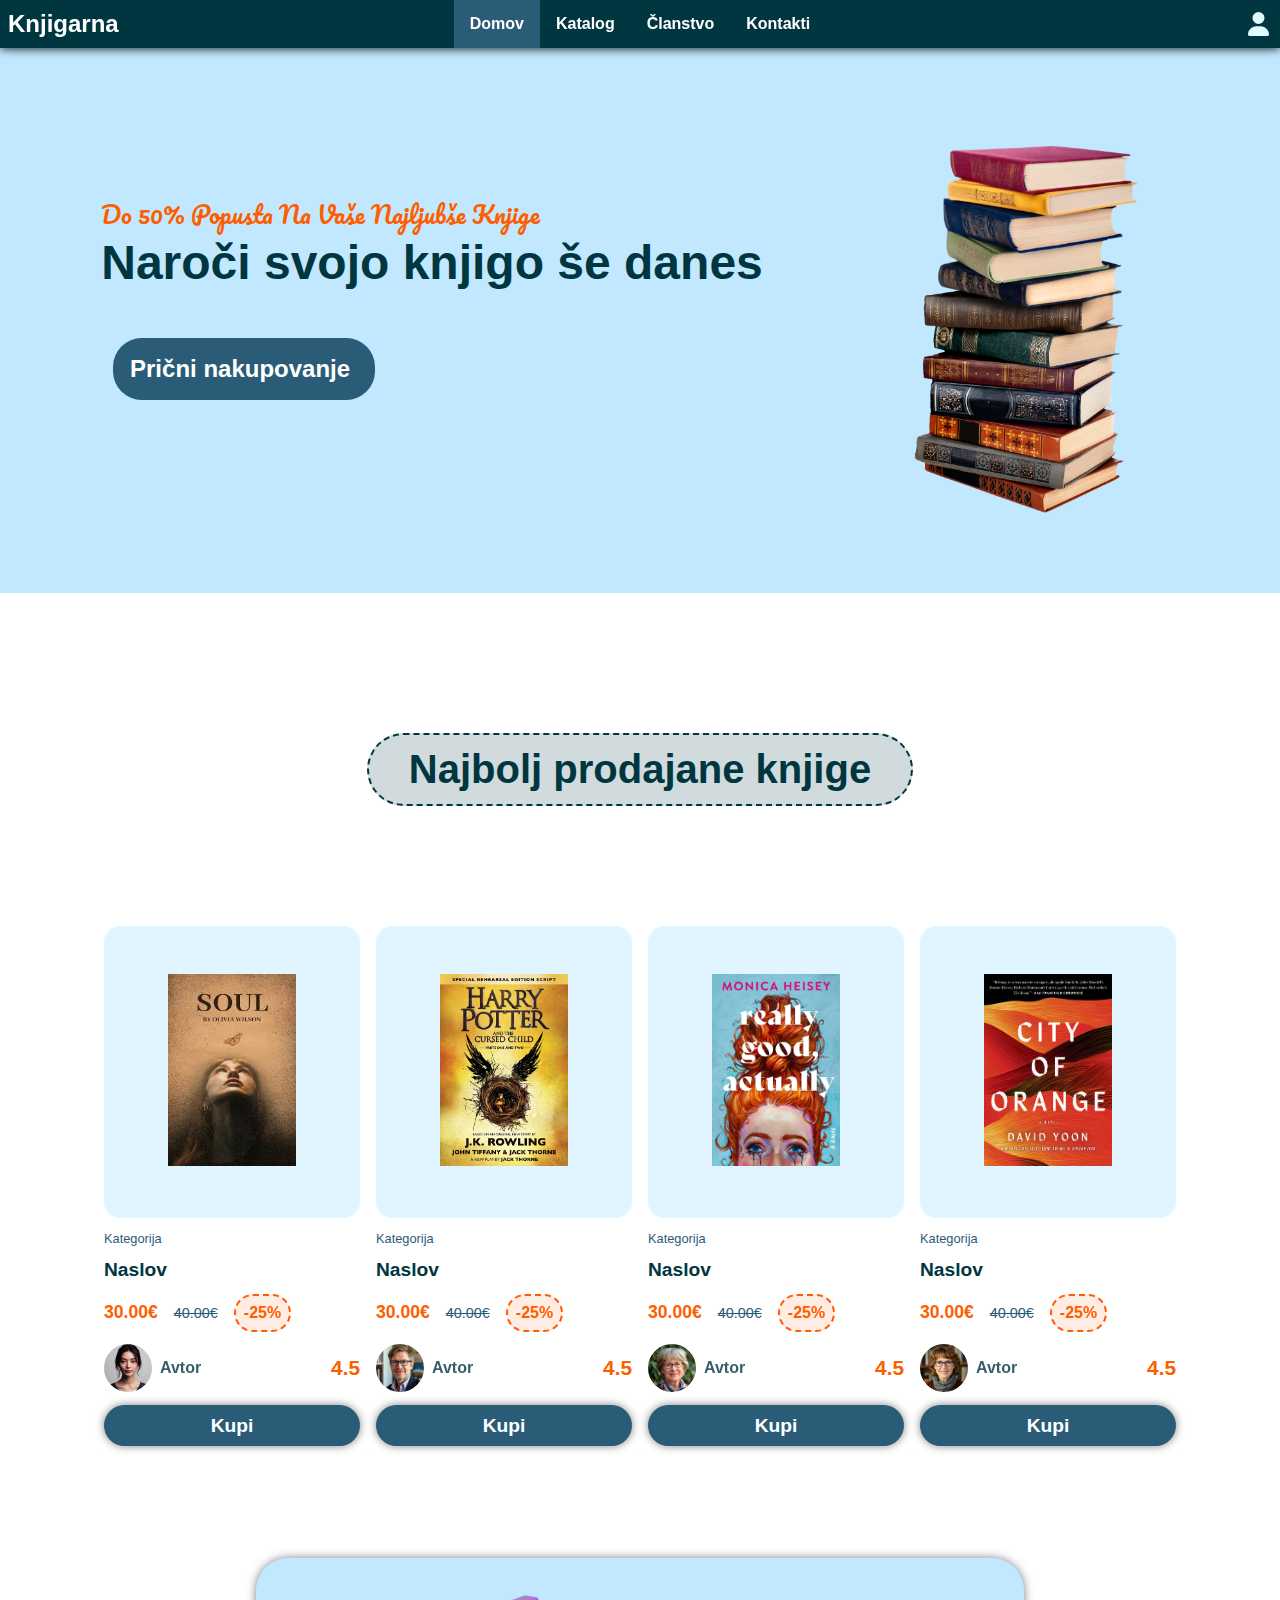
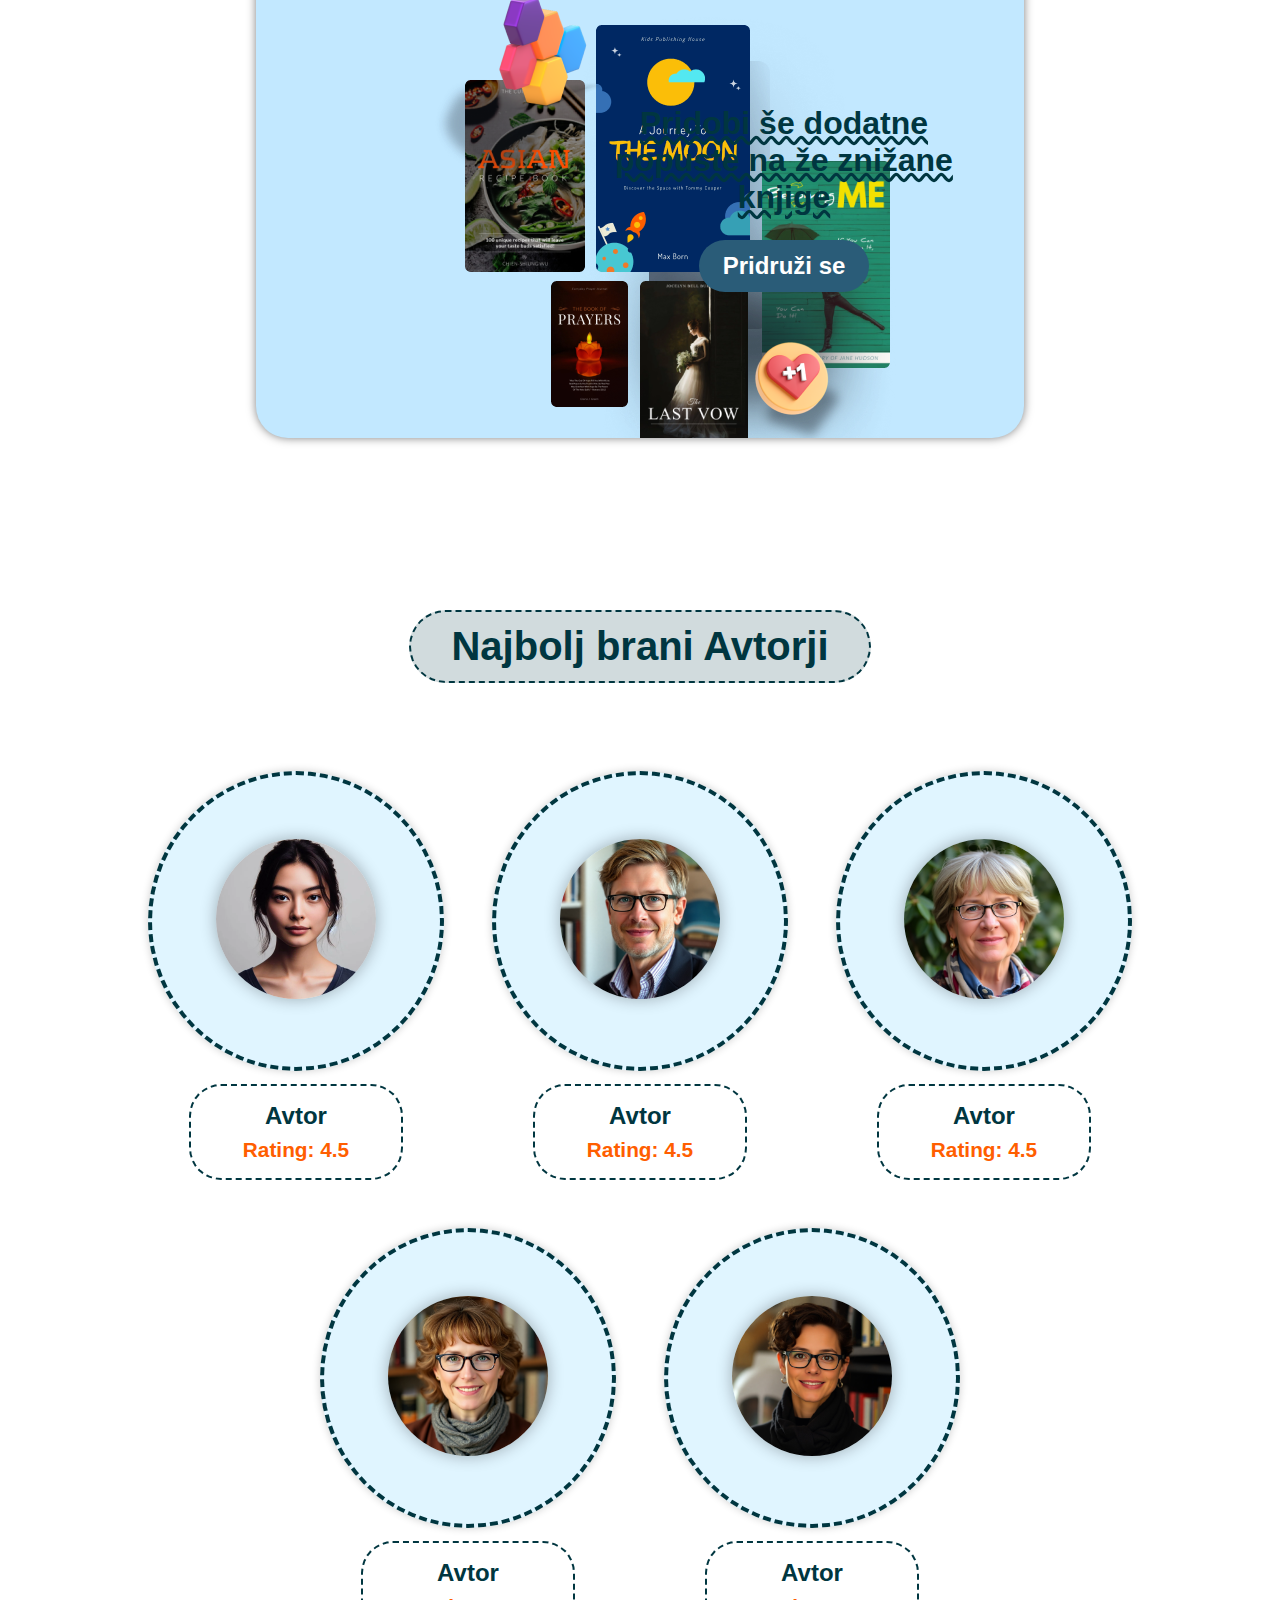
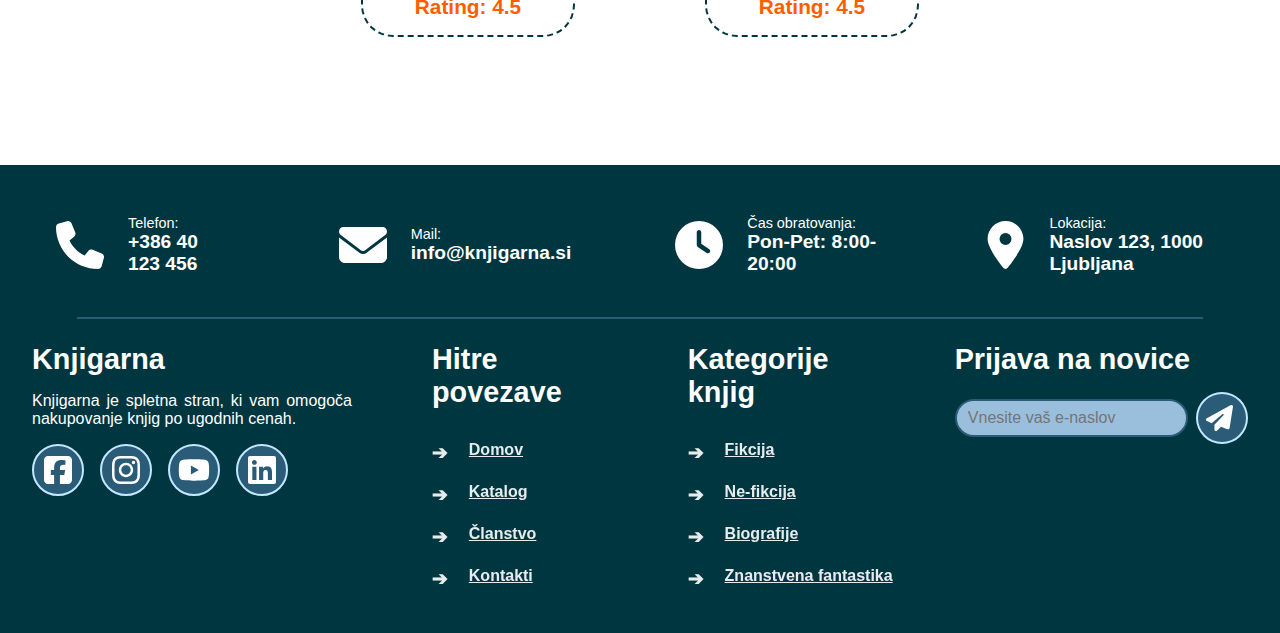
<file: index.html>
<!DOCTYPE html>
<html lang="en">
<head>
	<meta charset="UTF-8">
	<link rel="stylesheet" type="text/css" href="style.css">
	<title>Knjigarna | Domov</title>
</head>
<body>
	<nav id="nav">
		<div class="nav-side">
			<h2 >Knjigarna</h2>
		</div>
		<ul>
			
			<li class="nav-selected-page"><a href="index.html"><span>Domov</span></a></li>
			<li><a href="katalog.html"><span>Katalog</span></a></li>
			<li><a href="narocnina.html"><span>Članstvo</span></a></li>
			<li><a href="kontakti.html"><span>Kontakti</span></a></li>
		</ul>
		<div id="user-icon-div" class="nav-side">
			<a  id="user-icon" href="">
				<img src="assets/user-solid.svg" alt="user">
			</a>
		</div>
	</nav>
	<div id="main">
		<div id="top-advertisement">
			<div>
				<span id="discount-span">Do 50% Popusta Na Vaše Najljubše Knjige</span>
				<span id="discount-title">Naroči svojo knjigo še danes</span>
				<a href="">
					<span>
						Prični nakupovanje
					</span>
				</a>
			</div>
			<div id="top-advertisement-img">
				<img src="assets/PileOfBooks.png" alt="">
			</div>
		</div>
		<h1 class="main-titles">
			<span>
				Najbolj prodajane knjige
			</span>
		</h1>
		<div id="best-selling-books-holder">
			<div id="best-selling-books">
				<div class="book">
					<div class="book-cover-holder">
						<img class="book-cover" src="assets/book-cover.jpg" alt="">
					</div>
					<span class="book-category">
						Kategorija
					</span>
					<span class="book-title">
						Naslov
					</span>
					<div class="book-price-info">
						<span class="book-price">
							30.00€
						</span>
							<span class="book-original-price">
							40.00€
						</span>
							<span class="book-discount-info">
							-25%
						</span>
					</div>
					<div class="book-bottom-info">
						<div>
							<img class="book-author-img" src="assets/author.webp" alt="avtor">
							<span class="book-author-name">
								Avtor
							</span>
						</div>
						<span class="book-rating">
							4.5
						</span>
					</div>
					<button class="buy-button">
						Kupi
					</button>
				</div>
				<div class="book">
					<div class="book-cover-holder">
						<img class="book-cover" src="assets/book-cover-1.jpg" alt="">
					</div>
					<span class="book-category">
					Kategorija
				</span>
					<span class="book-title">
					Naslov
				</span>
					<div class="book-price-info">
					<span class="book-price">
						30.00€
					</span>
						<span class="book-original-price">
						40.00€
					</span>
						<span class="book-discount-info">
						-25%
					</span>
					</div>
					<div class="book-bottom-info">
						<div>
							<img class="book-author-img" src="assets/author-1.png" alt="avtor">
							<span class="book-author-name">
							Avtor
						</span>
						
						</div>
						<span class="book-rating">
						4.5
					</span>
					</div>
					<button class="buy-button">
						Kupi
					</button>
				</div>
				<div class="book">
					<div class="book-cover-holder">
						<img class="book-cover" src="assets/book-cover-2.jpg" alt="">
					</div>
					<span class="book-category">
					Kategorija
				</span>
					<span class="book-title">
					Naslov
				</span>
					<div class="book-price-info">
					<span class="book-price">
						30.00€
					</span>
						<span class="book-original-price">
						40.00€
					</span>
						<span class="book-discount-info">
						-25%
					</span>
					</div>
					<div class="book-bottom-info">
						<div>
							<img class="book-author-img" src="assets/author-2.png" alt="avtor">
							<span class="book-author-name">
							Avtor
						</span>
						
						</div>
						<span class="book-rating">
						4.5
					</span>
					</div>
					<button class="buy-button">
						Kupi
					</button>
				</div>
				
				<div class="book">
					<div class="book-cover-holder">
						<img class="book-cover" src="assets/book-cover-3.jpg" alt="">
					</div>
					<span class="book-category">
					Kategorija
				</span>
					<span class="book-title">
					Naslov
				</span>
					<div class="book-price-info">
					<span class="book-price">
						30.00€
					</span>
						<span class="book-original-price">
						40.00€
					</span>
						<span class="book-discount-info">
						-25%
					</span>
					</div>
					<div class="book-bottom-info">
						<div>
							<img class="book-author-img" src="assets/author-3.png" alt="avtor">
							<span class="book-author-name">
							Avtor
						</span>
						</div>
						<span class="book-rating">
							4.5
						</span>
					</div>
					<button class="buy-button">
						Kupi
					</button>
				</div>
			</div>
		</div>
		<div id="subscribe">
			<div>
				<span id="subscribe-label">
					Pridobi še dodatne popuste na že znižane knjige
				</span>
				<a id="subscribe-button" href="">
					<span>
						Pridruži se
					</span>
				</a>
			</div>
			
		</div>
		<h1 class="main-titles">
			<span>
				Najbolj brani Avtorji
			</span>
		</h1>
		<div id="best-authors">
			<div class="author">
				<div class="author-img-holder">
					<img class="author-img " src="assets/author.webp" alt="avtor">
				</div>
				<div class="author-info">
					<span class="author-name">
						Avtor
					</span>
					<span class="author-rating">
						Rating: 4.5
					</span>
				</div>
			</div>
			<div class="author">
				<div class="author-img-holder">
					<img class="author-img " src="assets/author-1.png" alt="avtor">
				</div>
				<div class="author-info">
					<span class="author-name">
						Avtor
					</span>
					<span class="author-rating">
						Rating: 4.5
					</span>
				</div>
			</div>
			<div class="author">
				<div class="author-img-holder">
					<img class="author-img " src="assets/author-2.png" alt="avtor">
				</div>
				<div class="author-info">
					<span class="author-name">
						Avtor
					</span>
					<span class="author-rating">
						Rating: 4.5
					</span>
				</div>
			</div>
			<div class="author">
				<div class="author-img-holder">
					<img class="author-img " src="assets/author-3.png" alt="avtor">
				</div>
				<div class="author-info">
					<span class="author-name">
						Avtor
					</span>
					<span class="author-rating">
						Rating: 4.5
					</span>
				</div>
			</div>
			<div class="author">
				<div class="author-img-holder">
					<img class="author-img " src="assets/author-4.png" alt="avtor">
				</div>
				<div class="author-info">
					<span class="author-name">
						Avtor
					</span>
					<span class="author-rating">
						Rating: 4.5
					</span>
				</div>
			</div>
		</div>
	</div>
	<div id="footer">
		<div id="footer-contact-info">
			<div class="footer-contact-info-div">
				<img src="assets/phone-solid.svg" alt="">
				<div class="written-info">
					<span class="written-info-top">
						Telefon:
					</span>
					<span class="written-info-bottom">
						+386 40 123 456
					</span>
				</div>
			</div>
			<div class="footer-contact-info-div">
				<img src="assets/envelope-solid.svg" alt="">
				<div class="written-info">
					<span class="written-info-top">
						Mail:
					</span>
					<span class="written-info-bottom">
						info@knjigarna.si
					</span>
				</div>
			</div>
			<div class="footer-contact-info-div">
				<img src="assets/clock-solid.svg" alt="">
				<div class="written-info">
					<span class="written-info-top">
						Čas obratovanja:
					</span>
					<span class="written-info-bottom">
						Pon-Pet: 8:00-20:00
					</span>
				</div>
			</div>
			<div class="footer-contact-info-div">
				<img src="assets/location-dot-solid.svg" alt="">
				<div class="written-info">
					<span class="written-info-top">
						Lokacija:
					</span>
					<span class="written-info-bottom">
						Naslov 123, 1000 Ljubljana
					</span>
				</div>
			</div>
		</div>
		<hr>
		<div id="footer-bottom-info">
			<div id="footer-website-info">
				<h2>Knjigarna</h2>
				<p>
					Knjigarna je spletna stran, ki vam omogoča nakupovanje knjig po ugodnih cenah.
				</p>
				<div id="footer-socials">
					<a href="">
						<img src="assets/square-facebook-brands-solid.svg" alt="fb">
					</a>
					<a href="">
						<img src="assets/instagram-brands-solid.svg" alt="ig">
					</a>
					<a href="">
						<img src="assets/youtube-brands-solid.svg" alt="yt">
					</a>
					<a href="">
						<img src="assets/linkedin-brands-solid.svg" alt="in">
					</a>
				</div>
			</div>
			<div class="footer-list-decoration">
				<h2>Hitre povezave</h2>
				<ul>
					<li>
						<a href="index.html">
							Domov
						</a>
					</li>
					<li>
						<a href="katalog.html">
							Katalog
						</a>
					</li>
					<li>
						<a href="narocnina.html">
							Članstvo
						</a>
					</li>
					<li>
						<a href="kontakti.html">
							Kontakti
						</a>
					</li>
				</ul>
			</div>
			<div class="footer-list-decoration">
				<h2>Kategorije knjig</h2>
				<ul>
					<li>
						<a href="">
							Fikcija
						</a>
					</li>
					<li>
						<a href="">
							Ne-fikcija
						</a>
					</li>
					<li>
						<a href="">
							Biografije
						</a>
					</li>
					<li>
						<a href="">
							Znanstvena fantastika
						</a>
					</li>
				</ul>
			</div>
			<div class="footer-list-decoration">
				<h2>Prijava na novice</h2>
				<form id="mailing-list-form">
					<input type="email" placeholder="Vnesite vaš e-naslov" required>
					<button type="submit">
						<img src="assets/paper-plane-solid.svg" alt="Pošlji">
					</button>
				</form>
			</div>
		</div>
	</div>
</body>
</html>
</file>
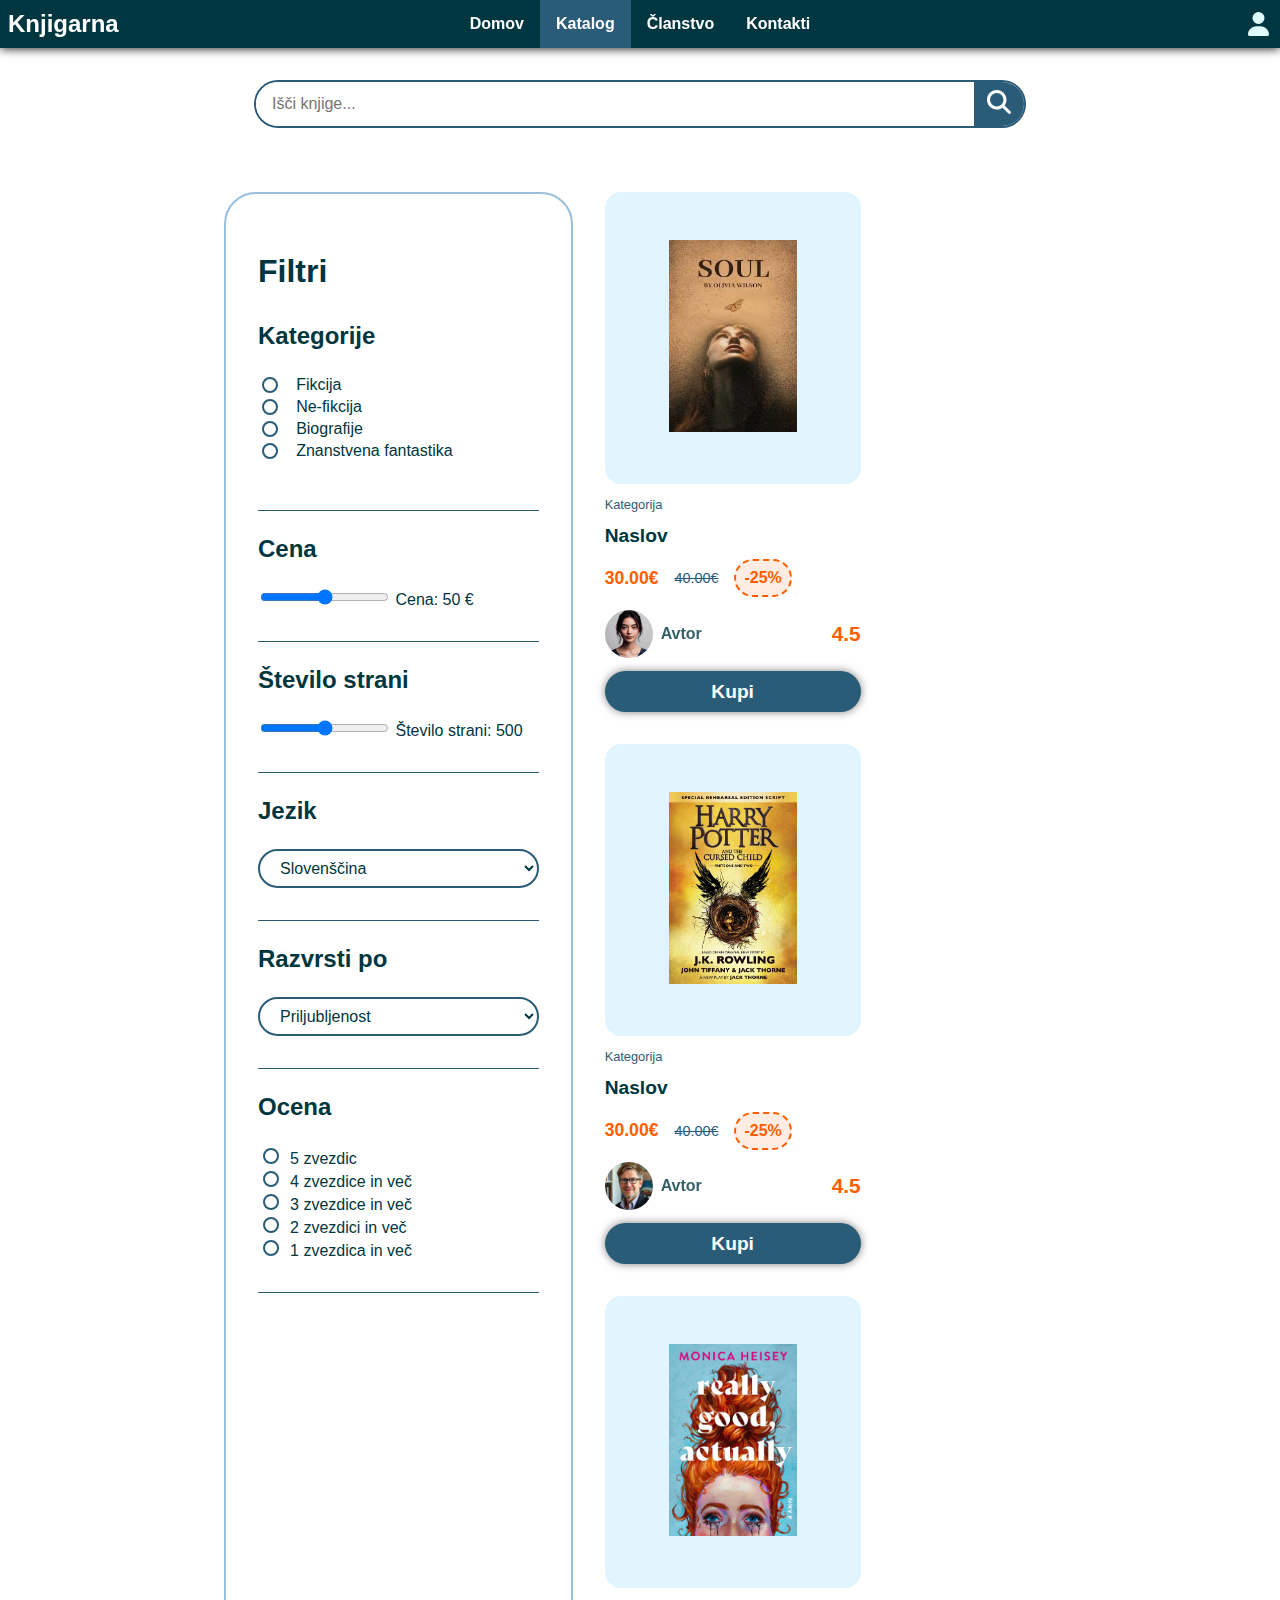
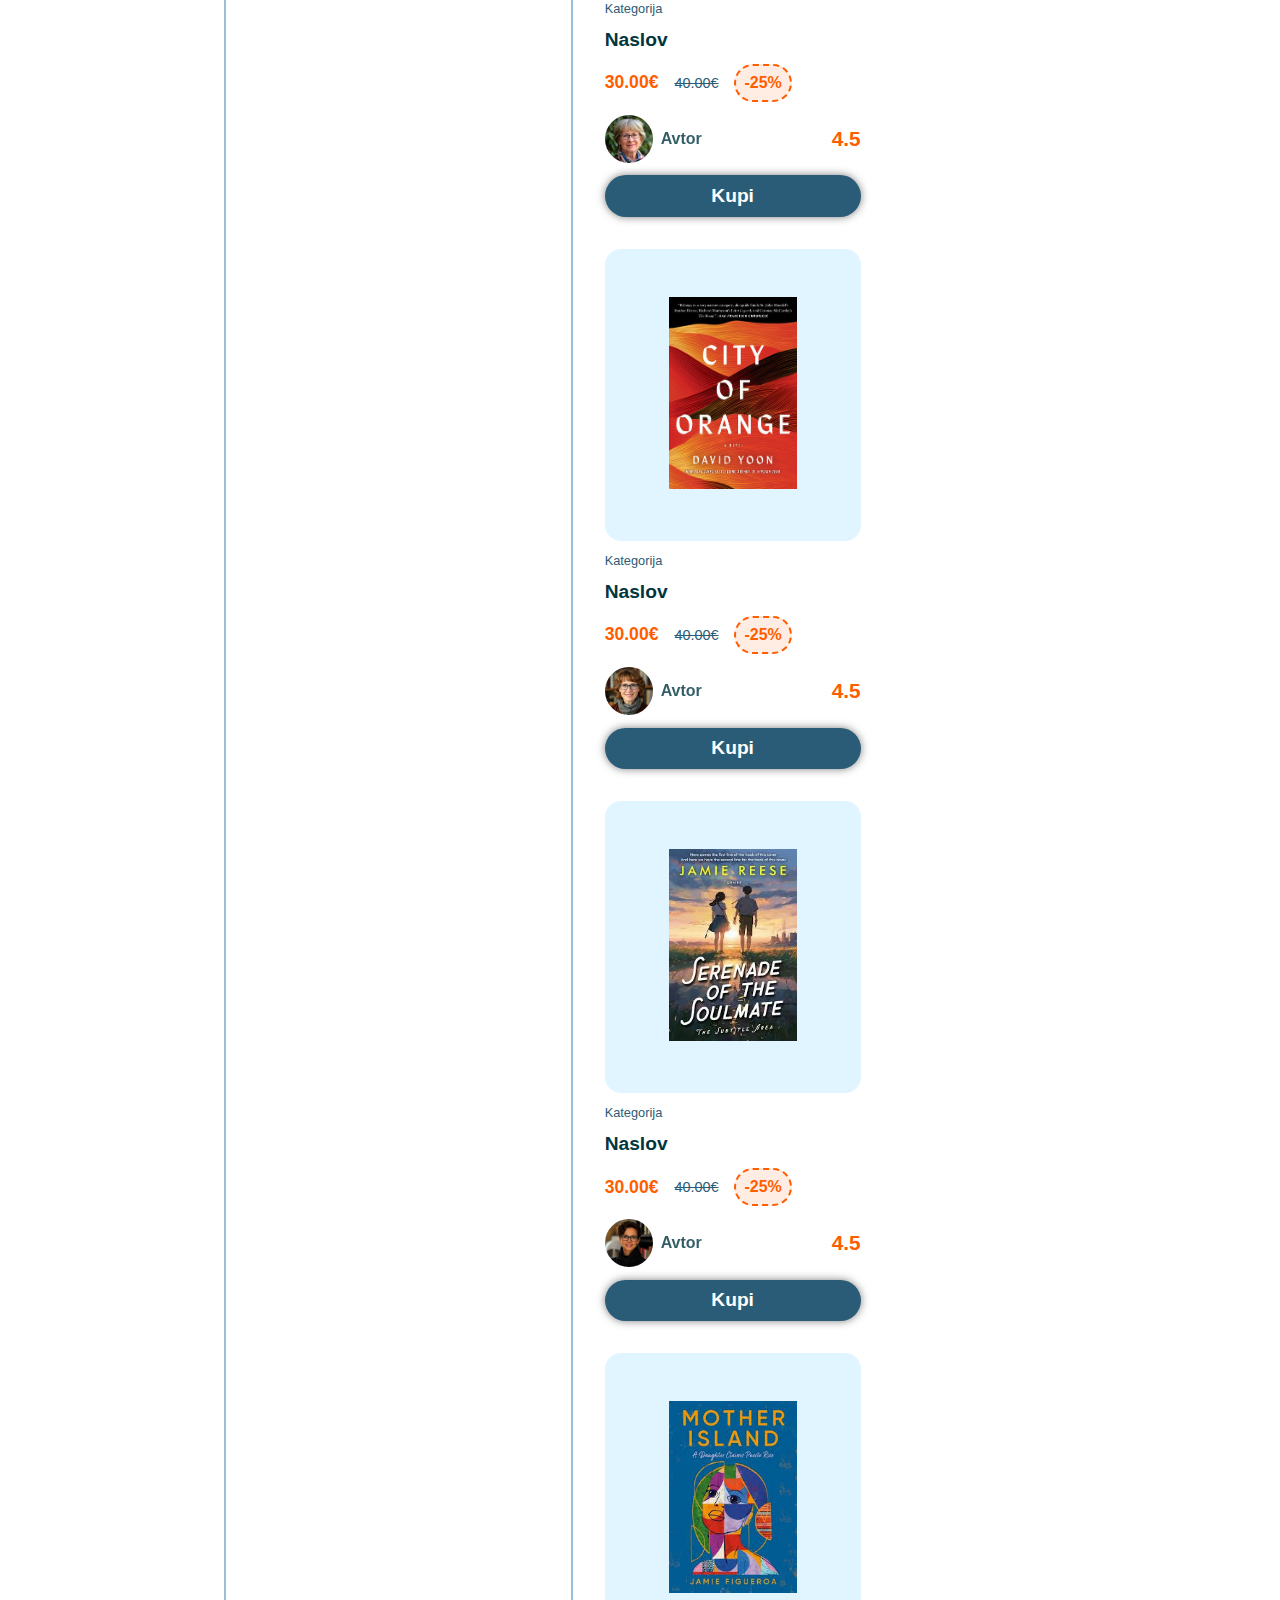
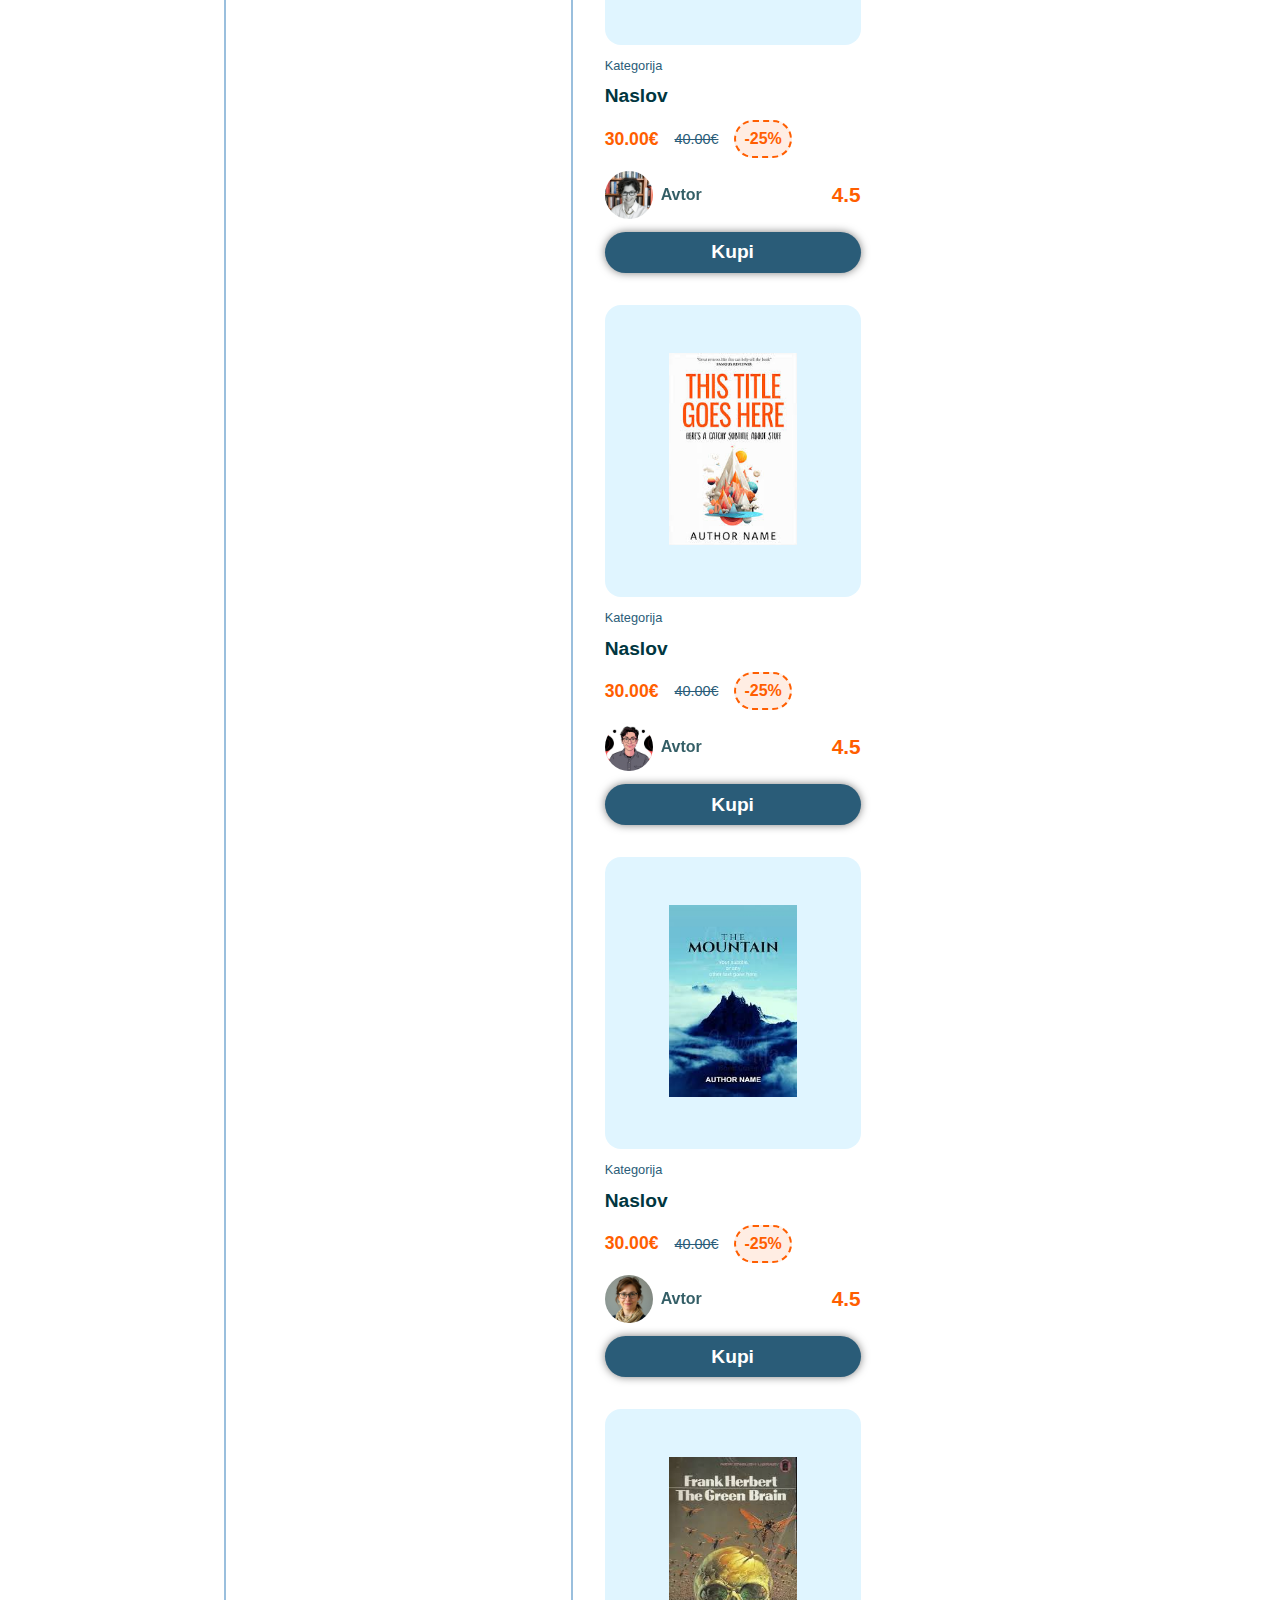
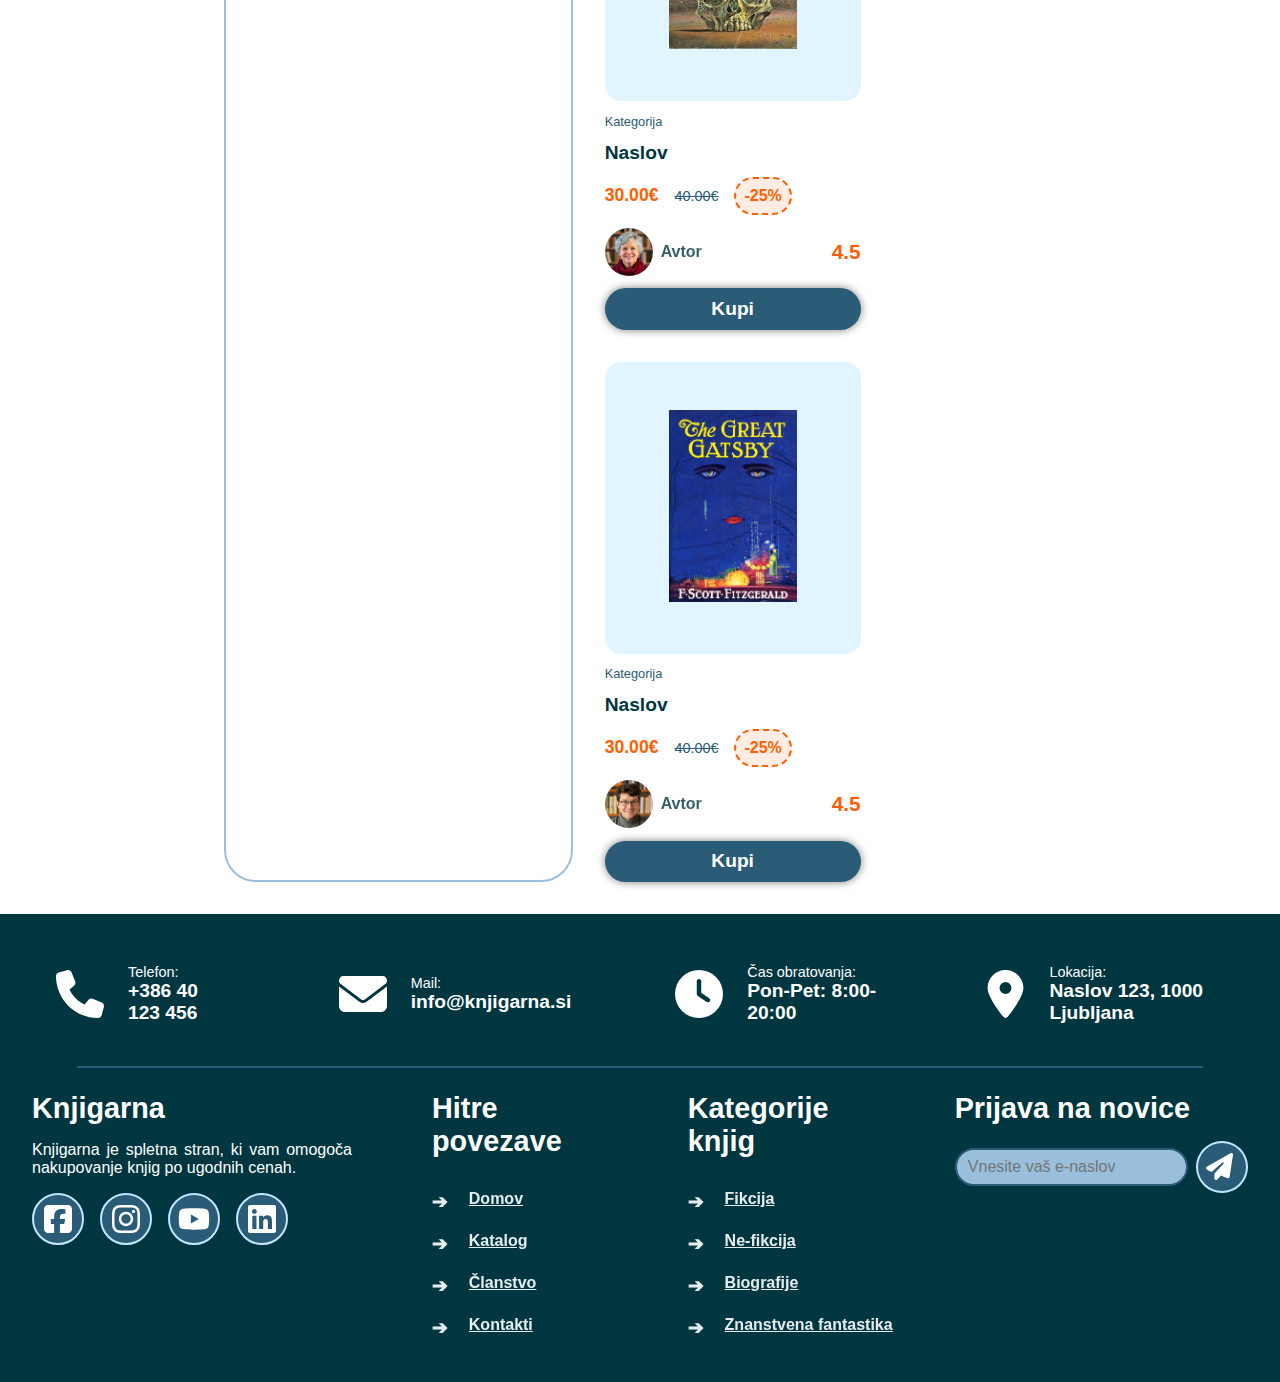
<file: katalog.html>
<!DOCTYPE html>
<html lang="en">
<head>
    <meta charset="UTF-8">
    <title>Knjigarna | Katalog</title>
    <link rel="stylesheet" href="style.css">
</head>
<body>
    <nav id="nav">
        <div class="nav-side">
            <h2 >Knjigarna</h2>
        </div>
        <ul>
            
            <li><a href="index.html"><span>Domov</span></a></li>
            <li class="nav-selected-page"><a href="katalog.html"><span>Katalog</span></a></li>
            <li><a href="narocnina.html"><span>Članstvo</span></a></li>
            <li><a href="kontakti.html"><span>Kontakti</span></a></li>
        </ul>
        <div id="user-icon-div" class="nav-side">
            <a  id="user-icon" href="register.html">
                <img src="assets/user-solid.svg" alt="user">
            </a>
        </div>
    </nav>
    <div id="main">
<!--        <div id="top-advertisement">-->
<!--            <div>-->
<!--                <span id="discount-span">Do 50% Popusta Na Vaše Najljubše Knjige</span>-->
<!--                <span id="discount-title">Naroči svojo knjigo še danes</span>-->
<!--                <a href="">-->
<!--					<span>-->
<!--						Prični nakupovanje-->
<!--					</span>-->
<!--                </a>-->
<!--            </div>-->
<!--            <div id="top-advertisement-img">-->
<!--                <img src="assets/PileOfBooks.png" alt="">-->
<!--            </div>-->
<!--        </div>-->
        <div id="catalog">
            <div id="search-bar">
                <input type="text" id="search-input" placeholder="Išči knjige...">
                <button id="search-button">
                    <img src="assets/magnifying-glass-solid.svg" alt="search">
                </button>
            </div>
            <div id="catalog-container">
                <div id="filters">
                    <h2>Filtri</h2>
                    <div class="filter-section">
                        <h3>Kategorije</h3>
                        <ul>
                            <li><input type="checkbox" id="fiction"><label for="fiction">Fikcija</label></li>
                            <li><input type="checkbox" id="non-fiction"><label for="non-fiction">Ne-fikcija</label></li>
                            <li><input type="checkbox" id="biographies"><label for="biographies">Biografije</label></li>
                            <li><input type="checkbox" id="sci-fi"><label for="sci-fi">Znanstvena fantastika</label></li>
                        </ul>
                    </div>
                    <div class="filter-section">
                        <h3>Cena</h3>
                        <input type="range" min="0" max="100" value="50" id="price-slider">
                        <label for="price-slider">Cena: <span id="price-value">50</span> €</label>
                    </div>
                    <div class="filter-section">
                        <h3>Število strani</h3>
                        <input type="range" min="0" max="1000" value="500" id="page-slider">
                        <label for="page-slider">Število strani: <span id="page-value">500</span></label>
                    </div>
                    <div class="filter-section">
                        <h3>Jezik</h3>
                        <select id="language-dropdown">
                            <option value="slovenian">Slovenščina</option>
                            <option value="english">Angleščina</option>
                            <option value="german">Nemščina</option>
                        </select>
                    </div>
                    <div class="filter-section">
                        <h3>Razvrsti po</h3>
                        <select id="order-by-dropdown">
                            <option value="popularity">Priljubljenost</option>
                            <option value="price-asc">Cena: Naraščajoče</option>
                            <option value="price-desc">Cena: Padajoče</option>
                            <option value="rating">Ocena</option>
                        </select>
                    </div>
                    <div class="filter-section">
                        <h3>Ocena</h3>
                        <div>
                            <input type="radio" id="rating-5" name="rating" value="5">
                            <label for="rating-5">5 zvezdic</label>
                        </div>
                        <div>
                            <input type="radio" id="rating-4" name="rating" value="4">
                            <label for="rating-4">4 zvezdice in več</label>
                        </div>
                        <div>
                            <input type="radio" id="rating-3" name="rating" value="3">
                            <label for="rating-3">3 zvezdice in več</label>
                        </div>
                        <div>
                            <input type="radio" id="rating-2" name="rating" value="2">
                            <label for="rating-2">2 zvezdici in več</label>
                        </div>
                        <div>
                            <input type="radio" id="rating-1" name="rating" value="1">
                            <label for="rating-1">1 zvezdica in več</label>
                        </div>
                    </div>
                </div>
                <section id="book-catalog">
                    <div class="book">
                        <div class="book-cover-holder">
                            <img class="book-cover" src="assets/book-cover.jpg" alt="">
                        </div>
                        <span class="book-category">
						Kategorija
					</span>
                        <span class="book-title">
						Naslov
					</span>
                        <div class="book-price-info">
						<span class="book-price">
							30.00€
						</span>
                            <span class="book-original-price">
							40.00€
						</span>
                            <span class="book-discount-info">
							-25%
						</span>
                        </div>
                        <div class="book-bottom-info">
                            <div>
                                <img class="book-author-img" src="assets/author.webp" alt="avtor">
                                <span class="book-author-name">
								Avtor
							</span>
                            </div>
                            <span class="book-rating">
							4.5
						</span>
                        </div>
                        <button class="buy-button">
                            Kupi
                        </button>
                    </div>
                    <div class="book">
                        <div class="book-cover-holder">
                            <img class="book-cover" src="assets/book-cover-1.jpg" alt="">
                        </div>
                        <span class="book-category">
						Kategorija
					</span>
                        <span class="book-title">
						Naslov
					</span>
                        <div class="book-price-info">
						<span class="book-price">
							30.00€
						</span>
                            <span class="book-original-price">
							40.00€
						</span>
                            <span class="book-discount-info">
							-25%
						</span>
                        </div>
                        <div class="book-bottom-info">
                            <div>
                                <img class="book-author-img" src="assets/author-1.png" alt="avtor">
                                <span class="book-author-name">
								Avtor
							</span>
                            </div>
                            <span class="book-rating">
							4.5
						</span>
                        </div>
                        <button class="buy-button">
                            Kupi
                        </button>
                    </div>
                    <div class="book">
                        <div class="book-cover-holder">
                            <img class="book-cover" src="assets/book-cover-2.jpg" alt="">
                        </div>
                        <span class="book-category">
						Kategorija
					</span>
                        <span class="book-title">
						Naslov
					</span>
                        <div class="book-price-info">
						<span class="book-price">
							30.00€
						</span>
                            <span class="book-original-price">
							40.00€
						</span>
                            <span class="book-discount-info">
							-25%
						</span>
                        </div>
                        <div class="book-bottom-info">
                            <div>
                                <img class="book-author-img" src="assets/author-2.png" alt="avtor">
                                <span class="book-author-name">
								Avtor
							</span>
                            </div>
                            <span class="book-rating">
							4.5
						</span>
                        </div>
                        <button class="buy-button">
                            Kupi
                        </button>
                    </div>
                    <div class="book">
                        <div class="book-cover-holder">
                            <img class="book-cover" src="assets/book-cover-3.jpg" alt="">
                        </div>
                        <span class="book-category">
						Kategorija
					</span>
                        <span class="book-title">
						Naslov
					</span>
                        <div class="book-price-info">
						<span class="book-price">
							30.00€
						</span>
                            <span class="book-original-price">
							40.00€
						</span>
                            <span class="book-discount-info">
							-25%
						</span>
                        </div>
                        <div class="book-bottom-info">
                            <div>
                                <img class="book-author-img" src="assets/author-3.png" alt="avtor">
                                <span class="book-author-name">
								Avtor
							</span>
                            </div>
                            <span class="book-rating">
							4.5
						</span>
                        </div>
                        <button class="buy-button">
                            Kupi
                        </button>
                    </div>
                    <div class="book">
                        <div class="book-cover-holder">
                            <img class="book-cover" src="assets/book-cover-4.jpg" alt="">
                        </div>
                        <span class="book-category">
						Kategorija
					</span>
                        <span class="book-title">
						Naslov
					</span>
                        <div class="book-price-info">
						<span class="book-price">
							30.00€
						</span>
                            <span class="book-original-price">
							40.00€
						</span>
                            <span class="book-discount-info">
							-25%
						</span>
                        </div>
                        <div class="book-bottom-info">
                            <div>
                                <img class="book-author-img" src="assets/author-4.png" alt="avtor">
                                <span class="book-author-name">
								Avtor
							</span>
                            </div>
                            <span class="book-rating">
							4.5
						</span>
                        </div>
                        <button class="buy-button">
                            Kupi
                        </button>
                    </div>
                    <div class="book">
                        <div class="book-cover-holder">
                            <img class="book-cover" src="assets/book-cover-5.jpg" alt="">
                        </div>
                        <span class="book-category">
						Kategorija
					</span>
                        <span class="book-title">
						Naslov
					</span>
                        <div class="book-price-info">
						<span class="book-price">
							30.00€
						</span>
                            <span class="book-original-price">
							40.00€
						</span>
                            <span class="book-discount-info">
							-25%
						</span>
                        </div>
                        <div class="book-bottom-info">
                            <div>
                                <img class="book-author-img" src="assets/author-5.png" alt="avtor">
                                <span class="book-author-name">
								Avtor
							</span>
                            </div>
                            <span class="book-rating">
							4.5
						</span>
                        </div>
                        <button class="buy-button">
                            Kupi
                        </button>
                    </div>
                    <div class="book">
                        <div class="book-cover-holder">
                            <img class="book-cover" src="assets/book-cover-6.jpg" alt="">
                        </div>
                        <span class="book-category">
						Kategorija
					</span>
                        <span class="book-title">
						Naslov
					</span>
                        <div class="book-price-info">
						<span class="book-price">
							30.00€
						</span>
                            <span class="book-original-price">
							40.00€
						</span>
                            <span class="book-discount-info">
							-25%
						</span>
                        </div>
                        <div class="book-bottom-info">
                            <div>
                                <img class="book-author-img" src="assets/author-6.png" alt="avtor">
                                <span class="book-author-name">
								Avtor
							</span>
                            </div>
                            <span class="book-rating">
							4.5
						</span>
                        </div>
                        <button class="buy-button">
                            Kupi
                        </button>
                    </div>
                    <div class="book">
                        <div class="book-cover-holder">
                            <img class="book-cover" src="assets/book-cover-7.jpg" alt="">
                        </div>
                        <span class="book-category">
						Kategorija
					</span>
                        <span class="book-title">
						Naslov
					</span>
                        <div class="book-price-info">
						<span class="book-price">
							30.00€
						</span>
                            <span class="book-original-price">
							40.00€
						</span>
                            <span class="book-discount-info">
							-25%
						</span>
                        </div>
                        <div class="book-bottom-info">
                            <div>
                                <img class="book-author-img" src="assets/author-7.png" alt="avtor">
                                <span class="book-author-name">
								Avtor
							</span>
                            </div>
                            <span class="book-rating">
							4.5
						</span>
                        </div>
                        <button class="buy-button">
                            Kupi
                        </button>
                    </div>
                    <div class="book">
                        <div class="book-cover-holder">
                            <img class="book-cover" src="assets/book-cover-8.jpg" alt="">
                        </div>
                        <span class="book-category">
						Kategorija
					</span>
                        <span class="book-title">
						Naslov
					</span>
                        <div class="book-price-info">
						<span class="book-price">
							30.00€
						</span>
                            <span class="book-original-price">
							40.00€
						</span>
                            <span class="book-discount-info">
							-25%
						</span>
                        </div>
                        <div class="book-bottom-info">
                            <div>
                                <img class="book-author-img" src="assets/author-8.png" alt="avtor">
                                <span class="book-author-name">
								Avtor
							</span>
                            </div>
                            <span class="book-rating">
							4.5
						</span>
                        </div>
                        <button class="buy-button">
                            Kupi
                        </button>
                    </div><div class="book">
                    <div class="book-cover-holder">
                        <img class="book-cover" src="assets/book-cover-9.jpg" alt="">
                    </div>
                    <span class="book-category">
						Kategorija
					</span>
                    <span class="book-title">
						Naslov
					</span>
                    <div class="book-price-info">
						<span class="book-price">
							30.00€
						</span>
                        <span class="book-original-price">
							40.00€
						</span>
                        <span class="book-discount-info">
							-25%
						</span>
                    </div>
                    <div class="book-bottom-info">
                        <div>
                            <img class="book-author-img" src="assets/author-9.png" alt="avtor">
                            <span class="book-author-name">
								Avtor
							</span>
                        </div>
                        <span class="book-rating">
							4.5
						</span>
                    </div>
                    <button class="buy-button">
                        Kupi
                    </button>
                </div>
                
                
                </section>
            </div>
        </div>
    </div>
    <div id="footer">
        <div id="footer-contact-info">
            <div class="footer-contact-info-div">
                <img src="assets/phone-solid.svg" alt="">
                <div class="written-info">
					<span class="written-info-top">
						Telefon:
					</span>
                    <span class="written-info-bottom">
						+386 40 123 456
					</span>
                </div>
            </div>
            <div class="footer-contact-info-div">
                <img src="assets/envelope-solid.svg" alt="">
                <div class="written-info">
					<span class="written-info-top">
						Mail:
					</span>
                    <span class="written-info-bottom">
						info@knjigarna.si
					</span>
                </div>
            </div>
            <div class="footer-contact-info-div">
                <img src="assets/clock-solid.svg" alt="">
                <div class="written-info">
					<span class="written-info-top">
						Čas obratovanja:
					</span>
                    <span class="written-info-bottom">
						Pon-Pet: 8:00-20:00
					</span>
                </div>
            </div>
            <div class="footer-contact-info-div">
                <img src="assets/location-dot-solid.svg" alt="">
                <div class="written-info">
					<span class="written-info-top">
						Lokacija:
					</span>
                    <span class="written-info-bottom">
						Naslov 123, 1000 Ljubljana
					</span>
                </div>
            </div>
        </div>
        <hr>
        <div id="footer-bottom-info">
            <div id="footer-website-info">
                <h2>Knjigarna</h2>
                <p>
                    Knjigarna je spletna stran, ki vam omogoča nakupovanje knjig po ugodnih cenah.
                </p>
                <div id="footer-socials">
                    <a href="">
                        <img src="assets/square-facebook-brands-solid.svg" alt="fb">
                    </a>
                    <a href="">
                        <img src="assets/instagram-brands-solid.svg" alt="ig">
                    </a>
                    <a href="">
                        <img src="assets/youtube-brands-solid.svg" alt="yt">
                    </a>
                    <a href="">
                        <img src="assets/linkedin-brands-solid.svg" alt="in">
                    </a>
                </div>
            </div>
            <div class="footer-list-decoration">
                <h2>Hitre povezave</h2>
				<ul>
					<li>
						<a href="index.html">
							Domov
						</a>
					</li>
					<li>
						<a href="katalog.html">
							Katalog
						</a>
					</li>
					<li>
						<a href="narocnina.html">
							Članstvo
						</a>
					</li>
					<li>
						<a href="kontakti.html">
							Kontakti
						</a>
					</li>
				</ul>
            </div>
            <div class="footer-list-decoration">
                <h2>Kategorije knjig</h2>
                <ul>
                    <li>
                        <a href="">
                            Fikcija
                        </a>
                    </li>
                    <li>
                        <a href="">
                            Ne-fikcija
                        </a>
                    </li>
                    <li>
                        <a href="">
                            Biografije
                        </a>
                    </li>
                    <li>
                        <a href="">
                            Znanstvena fantastika
                        </a>
                    </li>
                </ul>
            </div>
            <div class="footer-list-decoration">
                <h2>Prijava na novice</h2>
                <form id="mailing-list-form">
                    <input type="email" placeholder="Vnesite vaš e-naslov" required>
                    <button type="submit">
                        <img src="assets/paper-plane-solid.svg" alt="Pošlji">
                    </button>
                </form>
            </div>
        </div>
    </div>
</body>
</html>
</file>
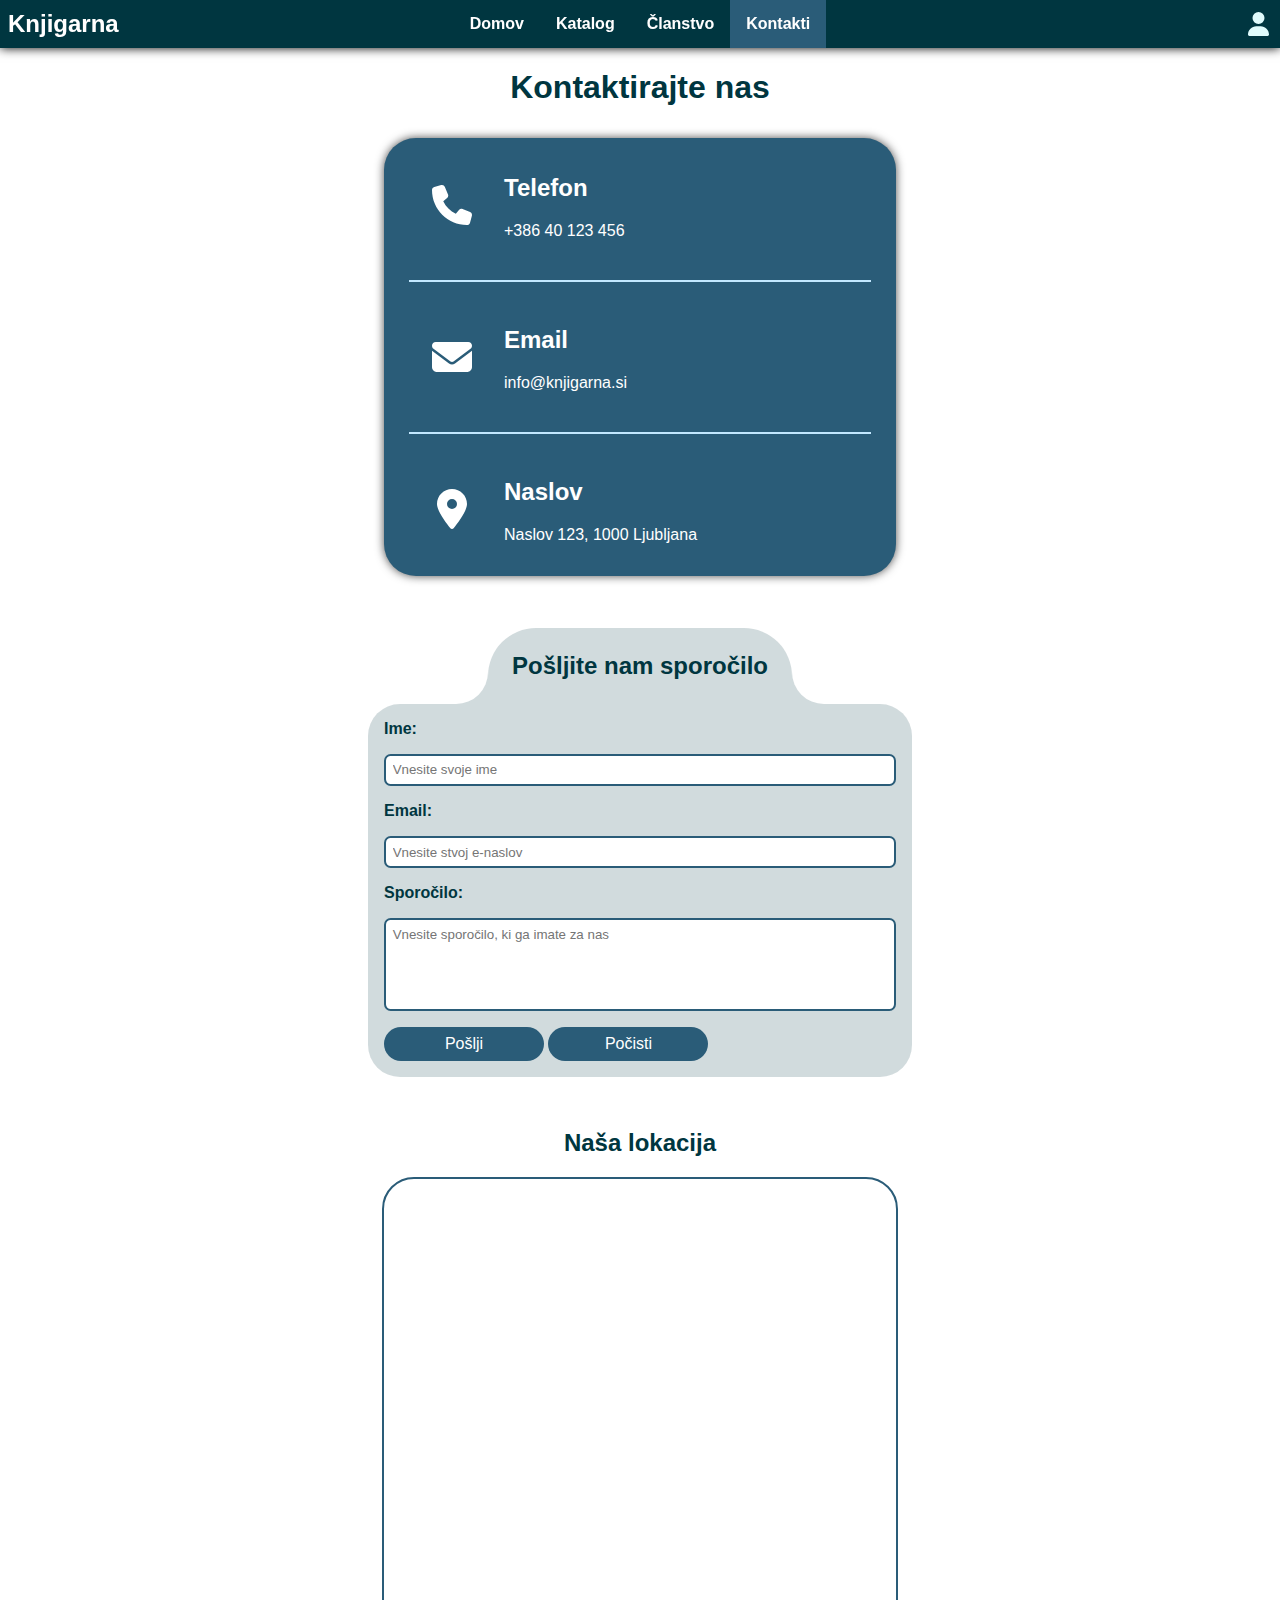
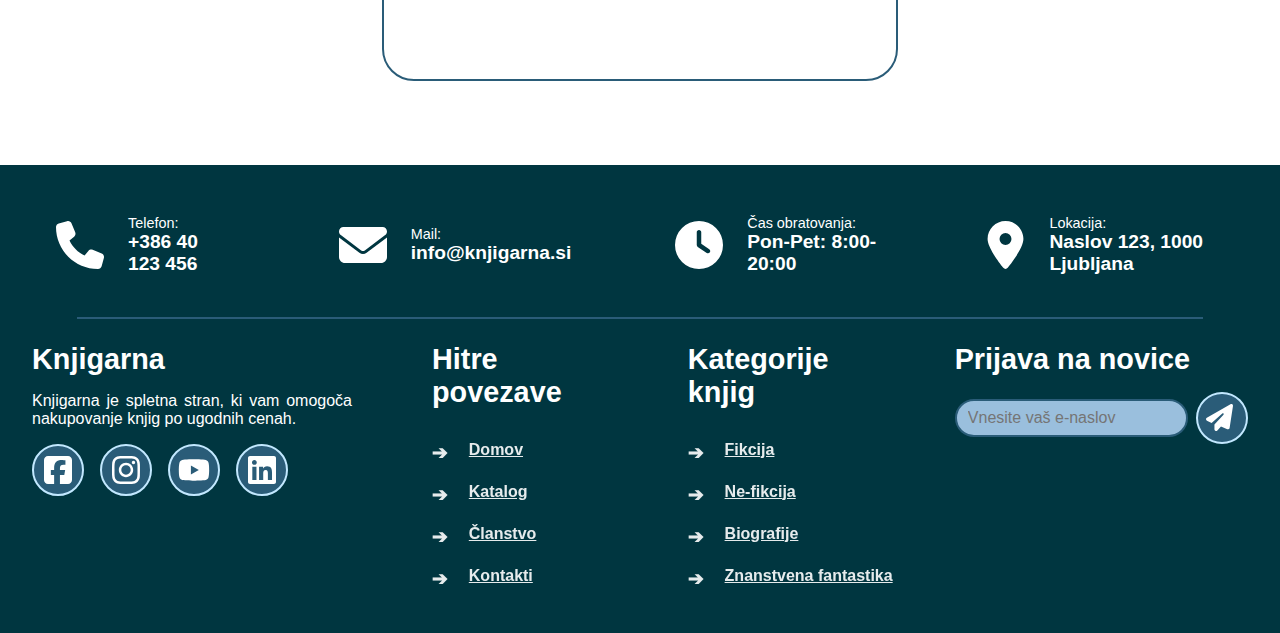
<file: kontakti.html>
<!DOCTYPE html>
<html lang="en">
<head>
	<meta charset="UTF-8">
	<title>Knjigarna | Kontakti</title>
	<link rel="stylesheet" href="style.css">
</head>
<body>
	<nav id="nav">
		<div class="nav-side">
			<h2 >Knjigarna</h2>
		</div>
		<ul>
			
			<li><a href="index.html"><span>Domov</span></a></li>
			<li><a href="katalog.html"><span>Katalog</span></a></li>
			<li><a href="narocnina.html"><span>Članstvo</span></a></li>
			<li class="nav-selected-page"><a href="kontakti.html"><span>Kontakti</span></a></li>
		</ul>
		<div id="user-icon-div" class="nav-side">
			<a  id="user-icon" href="register.html">
				<img src="assets/user-solid.svg" alt="user">
			</a>
		</div>
	</nav>
	<div id="main">
		<h1 id="contact-us-title">Kontaktirajte nas</h1>
		<div id="contact-info">
			<div id="contact-info-inner">
				<div class="contact-item">
					<img src="assets/phone-solid.svg" alt="phone">
					<div>
						<h2>Telefon</h2>
						<p>+386 40 123 456</p>
					</div>
				</div>
				<hr>
				<div class="contact-item">
					<img src="assets/envelope-solid.svg" alt="email">
					<div>
						<h2>Email</h2>
						<p>info@knjigarna.si</p>
					</div>
				</div>
				<hr>
				<div class="contact-item">
					<img src="assets/location-dot-solid.svg" alt="location">
					<div>
						<h2>Naslov</h2>
						<p>Naslov 123, 1000 Ljubljana</p>
					</div>
				</div>
			</div>
		</div>
		<div id="contact-form">
			<div id="contact-form-title-div">
				<div id="contact-form-title-div-inner">
					<div id="placer-1">
						<div></div>
					</div>
					<h2>Pošljite nam sporočilo</h2>
					<div id="placer-2">
						<div></div>
					</div>
				</div>
			</div>
			<form>
				<label for="name">Ime:</label>
				<input type="text" id="name" name="name" placeholder="Vnesite svoje ime" required>
				
				<label for="email">Email:</label>
				<input type="email" id="email" name="email" placeholder="Vnesite stvoj e-naslov" required>
				
				<label for="message">Sporočilo:</label>
				<textarea id="message" name="message" rows="5" placeholder="Vnesite sporočilo, ki ga imate za nas" required></textarea>
				<div id="buttons-div">
					<button type="submit">Pošlji</button>
					<button type="reset">Počisti</button>
				</div>
			</form>
		</div>
		<div id="map">
			<h2>Naša lokacija</h2>
			<iframe src="https://www.google.com/maps/embed?pb=!1m18!1m12!1m3!1d2762.019123456789!2d14.505751315556!3d46.056946979112!2m3!1f0!2f0!3f0!3m2!1i1024!2i768!4f13.1!3m3!1m2!1s0x476532d123456789%3A0x123456789abcdef!2sNaslov%20123%2C%201000%20Ljubljana!5e0!3m2!1sen!2ssi!4v1634567890123!5m2!1sen!2ssi"></iframe>
		</div>
	</div>
	<div id="footer">
		<div id="footer-contact-info">
			<div class="footer-contact-info-div">
				<img src="assets/phone-solid.svg" alt="">
				<div class="written-info">
					<span class="written-info-top">
						Telefon:
					</span>
					<span class="written-info-bottom">
						+386 40 123 456
					</span>
				</div>
			</div>
			<div class="footer-contact-info-div">
				<img src="assets/envelope-solid.svg" alt="">
				<div class="written-info">
					<span class="written-info-top">
						Mail:
					</span>
					<span class="written-info-bottom">
						info@knjigarna.si
					</span>
				</div>
			</div>
			<div class="footer-contact-info-div">
				<img src="assets/clock-solid.svg" alt="">
				<div class="written-info">
					<span class="written-info-top">
						Čas obratovanja:
					</span>
					<span class="written-info-bottom">
						Pon-Pet: 8:00-20:00
					</span>
				</div>
			</div>
			<div class="footer-contact-info-div">
				<img src="assets/location-dot-solid.svg" alt="">
				<div class="written-info">
					<span class="written-info-top">
						Lokacija:
					</span>
					<span class="written-info-bottom">
						Naslov 123, 1000 Ljubljana
					</span>
				</div>
			</div>
		</div>
		<hr>
		<div id="footer-bottom-info">
			<div id="footer-website-info">
				<h2>Knjigarna</h2>
				<p>
					Knjigarna je spletna stran, ki vam omogoča nakupovanje knjig po ugodnih cenah.
				</p>
				<div id="footer-socials">
					<a href="">
						<img src="assets/square-facebook-brands-solid.svg" alt="fb">
					</a>
					<a href="">
						<img src="assets/instagram-brands-solid.svg" alt="ig">
					</a>
					<a href="">
						<img src="assets/youtube-brands-solid.svg" alt="yt">
					</a>
					<a href="">
						<img src="assets/linkedin-brands-solid.svg" alt="in">
					</a>
				</div>
			</div>
			<div class="footer-list-decoration">
				<h2>Hitre povezave</h2>
				<ul>
					<li>
						<a href="index.html">
							Domov
						</a>
					</li>
					<li>
						<a href="katalog.html">
							Katalog
						</a>
					</li>
					<li>
						<a href="narocnina.html">
							Članstvo
						</a>
					</li>
					<li>
						<a href="kontakti.html">
							Kontakti
						</a>
					</li>
				</ul>
			</div>
			<div class="footer-list-decoration">
				<h2>Kategorije knjig</h2>
				<ul>
					<li>
						<a href="">
							Fikcija
						</a>
					</li>
					<li>
						<a href="">
							Ne-fikcija
						</a>
					</li>
					<li>
						<a href="">
							Biografije
						</a>
					</li>
					<li>
						<a href="">
							Znanstvena fantastika
						</a>
					</li>
				</ul>
			</div>
			<div class="footer-list-decoration">
				<h2>Prijava na novice</h2>
				<form id="mailing-list-form">
					<input type="email" placeholder="Vnesite vaš e-naslov" required>
					<button type="submit">
						<img src="assets/paper-plane-solid.svg" alt="Pošlji">
					</button>
				</form>
			</div>
		</div>
	</div>
</body>
</html>
</file>
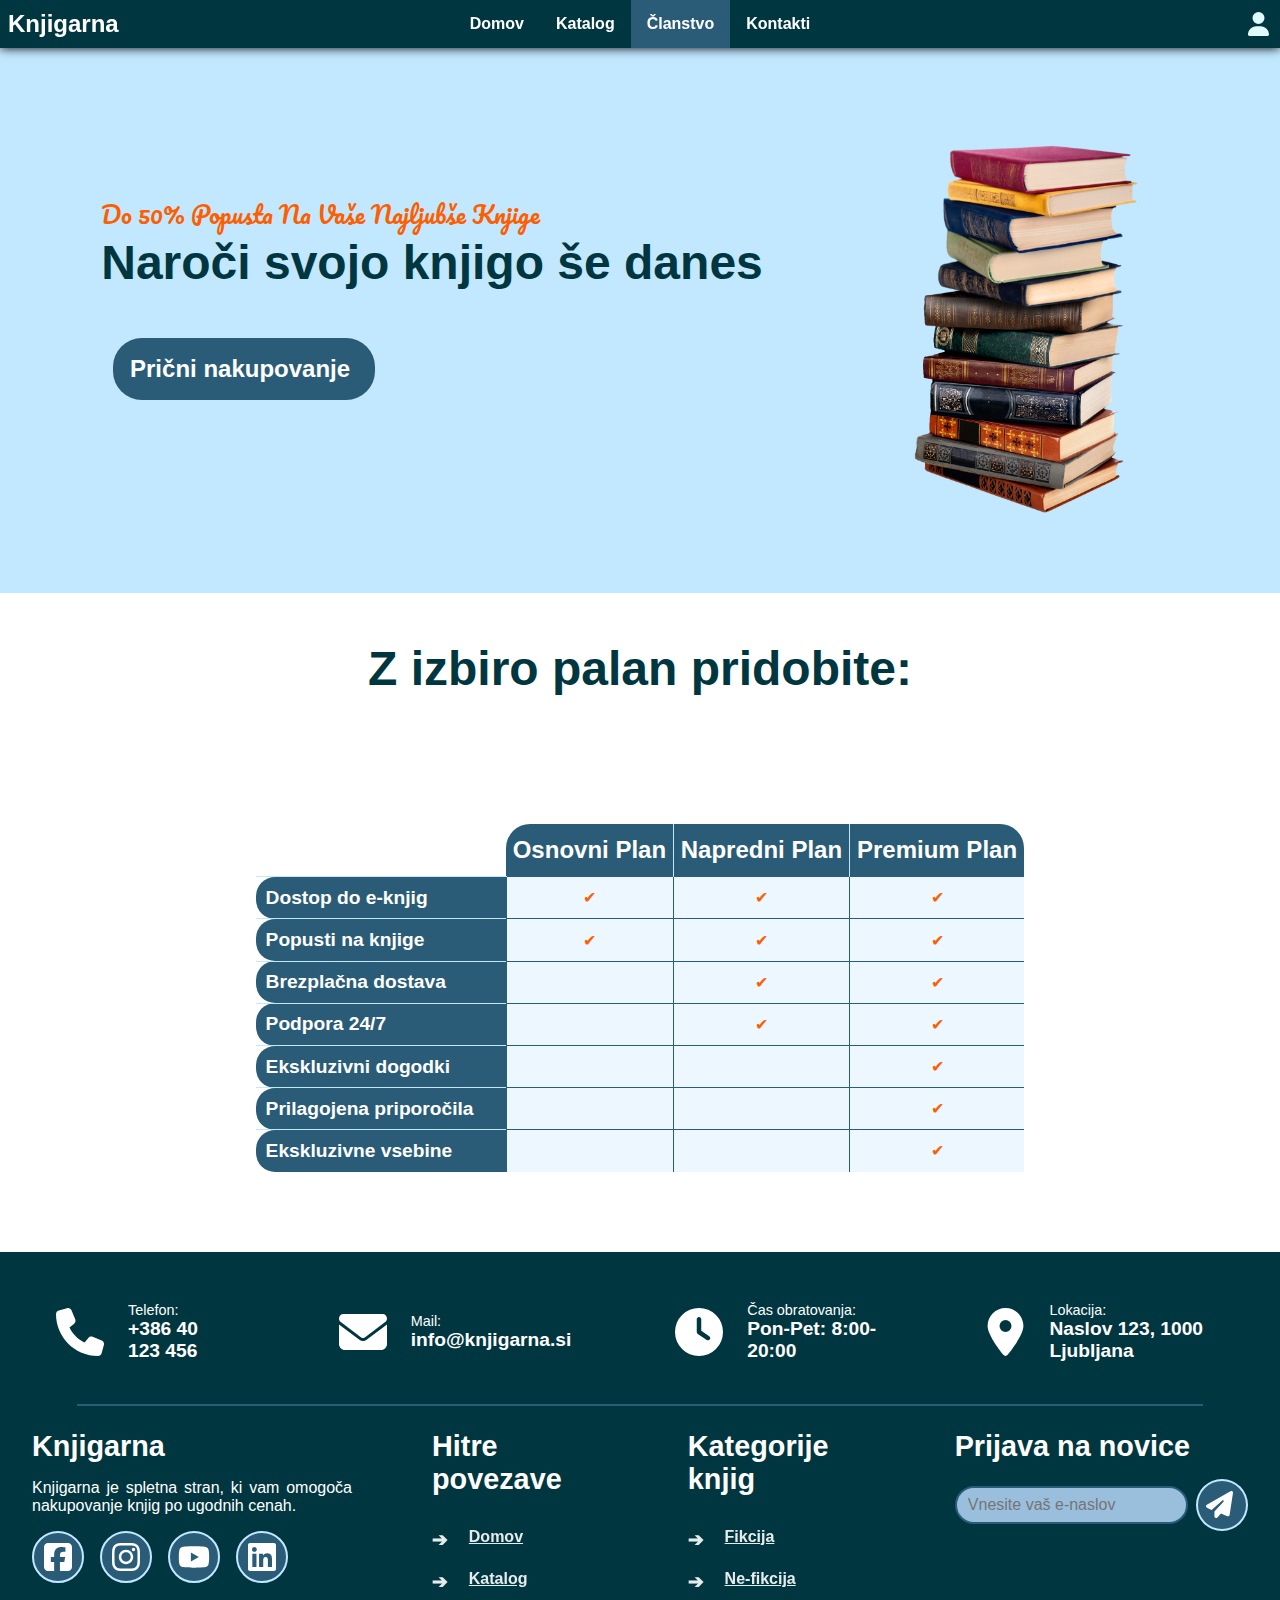
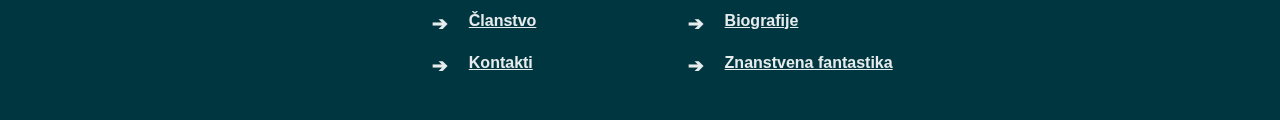
<file: narocnina.html>
<!DOCTYPE html>
<html lang="en">
<head>
    <meta charset="UTF-8">
    <title>Knjigarna | Članstvo</title>
    <link rel="stylesheet" href="style.css">
</head>
<body>
    <div>
        <nav id="nav">
            <div class="nav-side">
                <h2 >Knjigarna</h2>
            </div>
            <ul>
                
                <li><a href="index.html"><span>Domov</span></a></li>
                <li><a href="katalog.html"><span>Katalog</span></a></li>
                <li class="nav-selected-page"><a href="narocnina.html"><span>Članstvo</span></a></li>
                <li><a href="kontakti.html"><span>Kontakti</span></a></li>
            </ul>
            <div id="user-icon-div" class="nav-side">
                <a  id="user-icon" href="register.html">
                    <img src="assets/user-solid.svg" alt="user">
                </a>
            </div>
        </nav>
        <div id="top-advertisement">
            <div>
                <span id="discount-span">Do 50% Popusta Na Vaše Najljubše Knjige</span>
                <span id="discount-title">Naroči svojo knjigo še danes</span>
                <a href="">
                        <span>
                            Prični nakupovanje
                        </span>
                </a>
            </div>
            <div id="top-advertisement-img">
                <img src="assets/PileOfBooks.png" alt="">
            </div>
        </div>
    </div>
    
    <div id="main">
        <h1 id="plan-title">Z izbiro palan pridobite:</h1>
        <div id="table-holder">
            <table>
                <thead>
                    <tr>
                        <td></td>
                        <th id="left-plan">
                            <a href="">
                                Osnovni Plan
                            </a>
                        </th>
                        <th id="middle-plan">
                            <a href="">
                                Napredni Plan
                            </a>
                        </th>
                        <th id="right-plan">
                            <a href="">
                                Premium Plan
                            </a>
                        </th>
                    </tr>
                </thead>
                <tbody>
                    <tr>
                        <td class="td-options">Dostop do e-knjig</td>
                        <td class="td-values"> &#10004;</td>
                        <td class="td-values"> &#10004;</td>
                        <td class="td-values"> &#10004;</td>
                    </tr>
                    <tr>
                        <td class="td-options">Popusti na knjige</td>
                        <td class="td-values">&#10004;</td>
                        <td class="td-values"> &#10004;</td>
                        <td class="td-values"> &#10004;</td>
                    </tr>
                    <tr>
                        <td class="td-options">Brezplačna dostava</td>
                        <td class="td-values"></td>
                        <td class="td-values"> &#10004;</td>
                        <td class="td-values"> &#10004;</td>
                    </tr>
                    
                    <tr>
                        <td class="td-options">Podpora 24/7</td>
                        <td class="td-values"></td>
                        <td class="td-values"> &#10004;</td>
                        <td class="td-values"> &#10004;</td>
                    </tr>
                    <tr>
                        <td class="td-options">Ekskluzivni dogodki</td>
                        <td class="td-values"></td>
                        <td class="td-values"></td>
                        <td class="td-values"> &#10004;</td>
                    </tr>
                    <tr>
                        <td class="td-options">Prilagojena priporočila</td>
                        <td class="td-values"></td>
                        <td class="td-values"></td>
                        <td class="td-values"> &#10004;</td>
                    </tr>
                    <tr>
                        <td class="td-options">Ekskluzivne vsebine</td>
                        <td class="td-values"></td>
                        <td class="td-values"></td>
                        <td class="td-values"> &#10004;</td>
                    </tr>
                </tbody>
            </table>
        </div>
        <div id="footer">
            <div id="footer-contact-info">
                <div class="footer-contact-info-div">
                    <img src="assets/phone-solid.svg" alt="">
                    <div class="written-info">
					<span class="written-info-top">
						Telefon:
					</span>
                        <span class="written-info-bottom">
						+386 40 123 456
					</span>
                    </div>
                </div>
                <div class="footer-contact-info-div">
                    <img src="assets/envelope-solid.svg" alt="">
                    <div class="written-info">
					<span class="written-info-top">
						Mail:
					</span>
                        <span class="written-info-bottom">
						info@knjigarna.si
					</span>
                    </div>
                </div>
                <div class="footer-contact-info-div">
                    <img src="assets/clock-solid.svg" alt="">
                    <div class="written-info">
					<span class="written-info-top">
						Čas obratovanja:
					</span>
                        <span class="written-info-bottom">
						Pon-Pet: 8:00-20:00
					</span>
                    </div>
                </div>
                <div class="footer-contact-info-div">
                    <img src="assets/location-dot-solid.svg" alt="">
                    <div class="written-info">
					<span class="written-info-top">
						Lokacija:
					</span>
                        <span class="written-info-bottom">
						Naslov 123, 1000 Ljubljana
					</span>
                    </div>
                </div>
            </div>
            <hr>
            <div id="footer-bottom-info">
                <div id="footer-website-info">
                    <h2>Knjigarna</h2>
                    <p>
                        Knjigarna je spletna stran, ki vam omogoča nakupovanje knjig po ugodnih cenah.
                    </p>
                    <div id="footer-socials">
                        <a href="">
                            <img src="assets/square-facebook-brands-solid.svg" alt="fb">
                        </a>
                        <a href="">
                            <img src="assets/instagram-brands-solid.svg" alt="ig">
                        </a>
                        <a href="">
                            <img src="assets/youtube-brands-solid.svg" alt="yt">
                        </a>
                        <a href="">
                            <img src="assets/linkedin-brands-solid.svg" alt="in">
                        </a>
                    </div>
                </div>
                <div class="footer-list-decoration">
                    <h2>Hitre povezave</h2>
                    <ul>
                        <li>
                            <a href="index.html">
                                Domov
                            </a>
                        </li>
                        <li>
                            <a href="katalog.html">
                                Katalog
                            </a>
                        </li>
                        <li>
                            <a href="narocnina.html">
                                Članstvo
                            </a>
                        </li>
                        <li>
                            <a href="kontakti.html">
                                Kontakti
                            </a>
                        </li>
                    </ul>
                </div>
                <div class="footer-list-decoration">
                    <h2>Kategorije knjig</h2>
                    <ul>
                        <li>
                            <a href="">
                                Fikcija
                            </a>
                        </li>
                        <li>
                            <a href="">
                                Ne-fikcija
                            </a>
                        </li>
                        <li>
                            <a href="">
                                Biografije
                            </a>
                        </li>
                        <li>
                            <a href="">
                                Znanstvena fantastika
                            </a>
                        </li>
                    </ul>
                </div>
                <div class="footer-list-decoration">
                    <h2>Prijava na novice</h2>
                    <form id="mailing-list-form">
                        <input type="email" placeholder="Vnesite vaš e-naslov" required>
                        <button type="submit">
                            <img src="assets/paper-plane-solid.svg" alt="Pošlji">
                        </button>
                    </form>
                </div>
            </div>
        </div>
    </div>
    
</body>
</html>
</file>
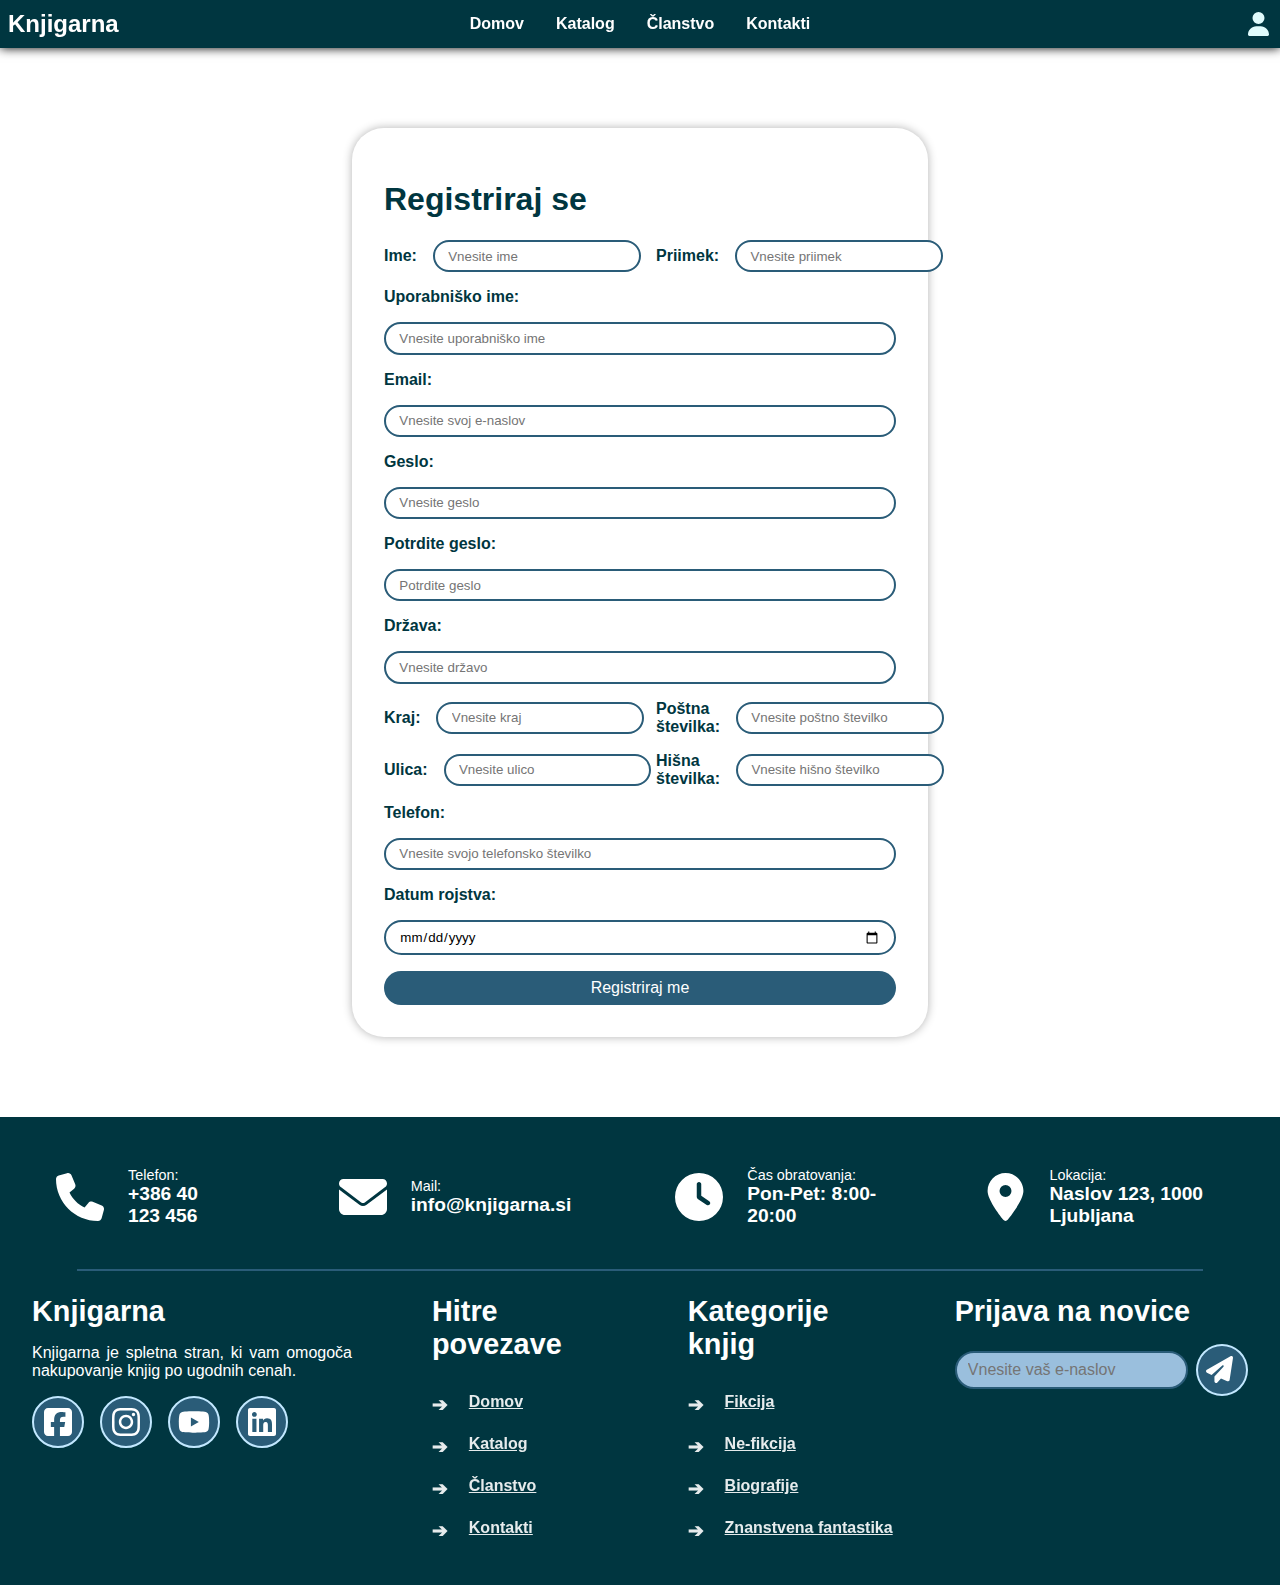
<file: register.html>
<!DOCTYPE html>
<html lang="en">
<head>
	<meta charset="UTF-8">
	<title>Knjigarna | Registriraj se</title>
    <link rel="stylesheet" href="style.css">
</head>
<body>
	<nav id="nav">
		<div class="nav-side">
			<h2 >Knjigarna</h2>
		</div>
		<ul>
			
			<li><a href="index.html"><span>Domov</span></a></li>
			<li><a href="katalog.html"><span>Katalog</span></a></li>
			<li><a href="narocnina.html"><span>Članstvo</span></a></li>
			<li><a href="kontakti.html"><span>Kontakti</span></a></li>
		</ul>
		<div id="user-icon-div" class="nav-side">
			<a  id="user-icon" href="register.html">
				<img src="assets/user-solid.svg" alt="user">
			</a>
		</div>
	</nav>
	<div id="main">
		<div id="register-form">
			<h1>Registriraj se</h1>
			<form>
				<div class="register-form-inline">
					<div>
						<label for="name">Ime:</label>
						<input type="text" id="name" name="name" placeholder="Vnesite ime" required>
					</div>
					<div>
						<label for="surname">Priimek:</label>
						<input type="text" id="surname" name="surname" placeholder="Vnesite priimek" required>
					</div>
				</div>
				
				<label for="username">Uporabniško ime:</label>
				<input type="text" id="username" name="username" placeholder="Vnesite uporabniško ime" required>
				
				<label for="email">Email:</label>
				<input type="email" id="email" name="email" placeholder="Vnesite svoj e-naslov" required>
				
				<label for="password">Geslo:</label>
				<input type="password" id="password" name="password" placeholder="Vnesite geslo" required>
				
				<label for="confirm-password">Potrdite geslo:</label>
				<input type="password" id="confirm-password" name="confirm-password" placeholder="Potrdite geslo" required>
				
				<label for="country">Država:</label>
				<input type="text" id="country" name="country" placeholder="Vnesite državo" required>
				
				<div class="register-form-inline">
					<div>
						<label for="city">Kraj:</label>
						<input type="text" id="city" name="city" placeholder="Vnesite kraj" required>
					</div>
					<div>
						<label for="postal-code">Poštna številka:</label>
						<input type="number" id="postal-code" name="postal-code" placeholder="Vnesite poštno številko" required>
					</div>
				</div>
				
				<div class="register-form-inline">
					<div>
						<label for="street">Ulica:</label>
						<input type="text" id="street" name="street" placeholder="Vnesite ulico" required>
					</div>
					<div>
						<label for="home-number">Hišna številka:</label>
						<input type="number" id="home-number" name="home-number" placeholder="Vnesite hišno številko" required>
					</div>
				</div>
				
				<label for="phone">Telefon:</label>
				<input type="tel" id="phone" name="phone" placeholder="Vnesite svojo telefonsko številko" required>
				
				<label for="dob">Datum rojstva:</label>
				<input type="date" id="dob" name="dob" required>
				
				<button type="submit">Registriraj me</button>
			</form>
		</div>
	</div>
	<div id="footer">
		<div id="footer-contact-info">
			<div class="footer-contact-info-div">
				<img src="assets/phone-solid.svg" alt="">
				<div class="written-info">
					<span class="written-info-top">
						Telefon:
					</span>
					<span class="written-info-bottom">
						+386 40 123 456
					</span>
				</div>
			</div>
			<div class="footer-contact-info-div">
				<img src="assets/envelope-solid.svg" alt="">
				<div class="written-info">
					<span class="written-info-top">
						Mail:
					</span>
					<span class="written-info-bottom">
						info@knjigarna.si
					</span>
				</div>
			</div>
			<div class="footer-contact-info-div">
				<img src="assets/clock-solid.svg" alt="">
				<div class="written-info">
					<span class="written-info-top">
						Čas obratovanja:
					</span>
					<span class="written-info-bottom">
						Pon-Pet: 8:00-20:00
					</span>
				</div>
			</div>
			<div class="footer-contact-info-div">
				<img src="assets/location-dot-solid.svg" alt="">
				<div class="written-info">
					<span class="written-info-top">
						Lokacija:
					</span>
					<span class="written-info-bottom">
						Naslov 123, 1000 Ljubljana
					</span>
				</div>
			</div>
		</div>
		<hr>
		<div id="footer-bottom-info">
			<div id="footer-website-info">
				<h2>Knjigarna</h2>
				<p>
					Knjigarna je spletna stran, ki vam omogoča nakupovanje knjig po ugodnih cenah.
				</p>
				<div id="footer-socials">
					<a href="">
						<img src="assets/square-facebook-brands-solid.svg" alt="fb">
					</a>
					<a href="">
						<img src="assets/instagram-brands-solid.svg" alt="ig">
					</a>
					<a href="">
						<img src="assets/youtube-brands-solid.svg" alt="yt">
					</a>
					<a href="">
						<img src="assets/linkedin-brands-solid.svg" alt="in">
					</a>
				</div>
			</div>
			<div class="footer-list-decoration">
				<h2>Hitre povezave</h2>
				<ul>
					<li>
						<a href="index.html">
							Domov
						</a>
					</li>
					<li>
						<a href="katalog.html">
							Katalog
						</a>
					</li>
					<li>
						<a href="narocnina.html">
							Članstvo
						</a>
					</li>
					<li>
						<a href="kontakti.html">
							Kontakti
						</a>
					</li>
				</ul>
			</div>
			<div class="footer-list-decoration">
				<h2>Kategorije knjig</h2>
				<ul>
					<li>
						<a href="">
							Fikcija
						</a>
					</li>
					<li>
						<a href="">
							Ne-fikcija
						</a>
					</li>
					<li>
						<a href="">
							Biografije
						</a>
					</li>
					<li>
						<a href="">
							Znanstvena fantastika
						</a>
					</li>
				</ul>
			</div>
			<div class="footer-list-decoration">
				<h2>Prijava na novice</h2>
				<form id="mailing-list-form">
					<input type="email" placeholder="Vnesite vaš e-naslov" required>
					<button type="submit">
						<img src="assets/paper-plane-solid.svg" alt="Pošlji">
					</button>
				</form>
			</div>
		</div>
	</div>
</body>
</html>
</file>
<file: style.css>
* {
    font-family: Verdana, Arial, sans-serif;
}
:root {
    --color-1: #ffffff;
    --color-2: #c2e8ff;
    --color-3: #9abfdd;
    --color-4: #2a5c78;
    --color-5: #003640;
    --color-5-background: rgba(0, 54, 64, 0.18);
    --color-highlight: #ff5e00;
    --color-highlight-background: rgba(255, 94, 0, 0.11);
}

@font-face {
    font-family: 'DiscountFont';
    src: url('Font/Pacifico-Regular.ttf');
}
html {
    height: 100%;
}

body {
    margin: 0;
    padding: 0;
    display: flex;
    flex-direction: column;
    justify-content: space-between;
    height: 100%;
}
#main   {
    display: flex;
    flex-direction: column;
}
textarea {
    resize: none;
}
#nav {
    position: sticky;
    top: 0;
    display: flex;
    flex-direction: row;
    justify-content: space-between;
    background: var(--color-5);
    color: var(--color-1);
    align-items: center;
    height: 3em;
    min-height: 3em;
    box-shadow: 0 0 10px 0 rgb(0, 0, 0);
    margin-bottom: 0;
}
#nav * {
    margin: 0;
}
#nav .nav-side {
    padding: 0 8px;
}
#nav ul {
    display: flex;
    flex-direction: row;
    list-style-type: none;
    justify-content: center;
    padding: 0;
    height: 100%;
}
#nav ul li a {
    color: var(--color-1);
    text-decoration: none;
    font-weight: bold ;
    height: 100%;
    display: flex;
    flex-direction: column;
    justify-content: space-around;
    align-items: center;
    padding: 0 1em;

}

#nav ul li a:hover {
    background: var(--color-3);
    color: var(--color-5);
    transition:  color 0.3s, background 0.3s;
}

#user-icon {;
    width: 24px;
    height: 24px;
}
#user-icon-div {
    display: flex;
    flex-direction: row;
    justify-content: flex-end;
}
#user-icon img {
    height: 24px;
    color: var(--color-1);
}
.nav-side {
    width: 15vw;
}
.nav-selected-page {
    background: var(--color-4);
}
.nav-selected-page a span {
    color: var(--color-1);
}
#top-advertisement {
    display: flex;
    flex-direction: row;
    justify-content: center;
    background-color: var(--color-2);
    padding: 3em 0 ;
    margin-top: 0;
}
#top-advertisement div {
    display: flex;
    flex-direction: column;
    justify-content: center;
    padding: 1em;
}
#discount-title {
    font-size: 3em;
    font-weight: bold;
    color: var(--color-5);
}
#discount-span {
    font-family: DiscountFont, serif;
    font-size: 1.5em;
    color: var(--color-highlight);
}
#top-advertisement div a {
    text-decoration: none;
    font-weight: bold;
    font-size: 1.5em;
    padding: 0.7em;
    margin: 2em 0.5em;
    background-color: var(--color-4);
    color: var(--color-1);
    width: 18ex;
    border-radius: 1.2em;
}

#top-advertisement div a:hover {
    background-color: var(--color-5);
    color: var(--color-1);
    transition:  color 0.3s, background 0.3s;
}

#top-advertisement-img {
    margin-left: 4em;
}
#top-advertisement-img img {
    width: 20em;
}
#best-selling-books-holder {
    display: flex;
    flex-direction: row;
    justify-content: center;
}
#best-selling-books {
    display: flex;
    flex-direction: row;
    gap: 1em;
    padding: 5em;
    flex-wrap: wrap;
}
.book {
    display: flex;
    flex-direction: column;
    gap: 0.8em;
}
.book-cover-holder {
    padding: 3em 4em;
    background-color: rgba(177, 230, 255, 0.4);
    border-radius: 1em;
}
.book-cover {
    width: 8em;
    height: 12em;
}
.book-category {
    font-size: 0.8em;
    color: var(--color-4);
}
.book-title {
    font-size: 1.2em;
    font-weight: bold;
    color: var(--color-5);
}
.book-price-info {
    display: flex;
    flex-direction: row;
    gap: 1em;
    align-items: center;
}
.book-price {
    font-size: 1.1em;
    font-weight: bold;
    color: var(--color-highlight);
}
.book-bottom-info {
    display: flex;
    flex-direction: row;
    justify-content: space-between;
    align-items: center;
}
.book-bottom-info div {
    display: flex;
    flex-direction: row;
    gap: 0.5em;
    align-items: center;
}
.book-author-img {
    width: 3em;
    height: 3em;
    border-radius: 50%;
}
.book-author-name {
    color: var(--color-5);
    font-weight: bold;
    opacity: 0.8;
}
.book-rating {
    font-weight: bold;
    font-size: 1.3em;
    color: var(--color-highlight);
}
.book-original-price {
    text-decoration: line-through;
    color: var(--color-4);
    font-size: 0.9em;
}
.book-discount-info {
    color: var(--color-highlight);
    font-weight: bold;
    border: 2px dashed var(--color-highlight);
    border-radius: 1.25em;
    padding: 0.5em;
    background-color: var(--color-highlight-background);
}
.buy-button {
    background-color: var(--color-4);
    color: var(--color-1);
    font-size: 1.2em;
    font-weight: bold;
    padding: 0.5em 1em;
    border-radius: 2em;
    text-decoration: none;
    border: none;
    box-shadow: 0 0 8px 0 rgba(0, 0, 0, 0.5);
}
.buy-button:hover {
    background-color: var(--color-5);
    color: var(--color-1);
    transition:  color 0.3s, background 0.3s;
}
#subscribe {
    display: flex;
    flex-direction: row;
    justify-content: flex-end;
    align-items: center;
    margin: 2em 20%;
    background-image: url("assets/book-covers.webp");
    background-color: var(--color-2);
    height: 30em;
    background-repeat: no-repeat;
    border-radius: 2em;
    box-shadow: 0 0 10px 0 rgba(0, 0, 0, 0.5);
}
#subscribe div {
    display: flex;
    flex-direction: column;
    justify-content: center;
    align-items: center;
    width: 50%;
    height: 100%;
    margin: 3em;
}
#subscribe-label {
    font-size: 2em;
    font-weight: bold;
    color: var(--color-5);
    text-align: center;
    text-decoration: underline wavy;
}
#subscribe-button {
    background-color: var(--color-4);
    color: var(--color-1);
    font-size: 1.5em;
    font-weight: bold;
    padding: 0.5em 1em;
    border-radius: 2em;
    margin-top: 1em;
    text-decoration: none;
}
#subscribe-button:hover {
    background-color: var(--color-5);
    color: var(--color-1);
    transition:  color 0.3s, background 0.3s;
}
#best-authors {
    display: flex;
    flex-direction: row;
    justify-content: center;
    gap: 3em;
    padding: 3em;
    flex-wrap: wrap;
    margin-bottom: 5em;
}
.author {
    display: flex;
    flex-direction: column;
    gap: 0.8em;
    align-items: center;
}
.author-img-holder {
    padding: 4em;
    background-color: rgba(177, 230, 255, 0.4);
    border-radius: 50%;
    box-shadow: 0 0 8px rgba(0, 0, 0, 0.2);
    border: 4px dashed var(--color-5);

}
.author-img-holder:hover {
    animation: spin 10s linear infinite;
}

@keyframes spin {
    from {
        transform: rotate(0deg);
    }
    to {
        transform: rotate(360deg);
    }
}

@keyframes reverse-spin {
    from {
        transform: rotate(360deg);
    }
    to {
        transform: rotate(0deg);
    }

}

.author-img-holder img {
    width: 10em;
    border-radius: 50%;
    box-shadow: 0 0 16px rgba(0, 0, 0, 0.3);
}
.author-img-holder:hover img {
    animation: reverse-spin 10s linear infinite;
}
.author-info {
    display: flex;
    flex-direction: column;
    gap: 0.5em;
    align-items: center;
    border: 2px dashed var(--color-5);
    border-radius: 2em;
    padding: 1em;
    width: 60%;
}
.author-name {
    font-size: 1.5em;
    font-weight: bold;
    color: var(--color-5);
}
.author-rating {
    font-size: 1.3em;
    font-weight: bold;
    color: var(--color-highlight);
}
.main-titles {
    justify-self: center;
    align-self: center;
    margin: 3.5em 0 1em 0;
    font-size: 2.5em;
    background-color: var(--color-5-background);
    color: var(--color-5);
    border: 2px dashed var(--color-5);
    border-radius: 2em;
    padding: 0.3em 1em;
}
#footer {
    display: flex;
    flex-direction: column;
    background-color: var(--color-5);
    color: var(--color-1);
    padding: 1em;
}
#footer-contact-info {
    display: flex;
    flex-direction: row;
    justify-content: center;
    gap: 5em;
    padding: 1em;
}
.footer-contact-info-div {
    display: flex;
    justify-content: center;
    align-items: center;
}.footer-contact-info-div img {
    width: 3em;
    height: 3em;
    margin: 1.5em;
}
.written-info {
    display: flex;
    flex-direction: column;
    justify-content: center;
}
.written-info-top {
    font-size:0.9em;
}
.written-info-bottom {
    font-size: 1.2em;
    font-weight: bold;
}
#footer-bottom-info {
    display: flex;
    flex-direction: row;
    justify-content: center;
    gap: 5em;
    padding: 1em;
}
#footer-bottom-info h2 {
    font-size: 1.8em;
    font-weight: bold;
    margin: 0;
}
#footer-bottom-info p {
    width: 20em;
    text-align: justify;
}
#footer-socials {
    display: flex;
    flex-direction: row;
    gap: 1em;
}
#footer-socials a {
    text-decoration: none;
    color: var(--color-1);
    border: 2px solid var(--color-2);
    background-color: var(--color-4);
    padding: 0.5em;
    border-radius: 50%;
    display: flex;
    justify-content: center;
    align-items: center;
}
#footer-socials a img {
    width: 2em;
    height: 2em;
}
.footer-list-decoration {
    display: flex;
    flex-direction: column;
    gap: 1em;
    border-radius: 1em;
}
.footer-list-decoration h2 {
    font-size: 1.8em;
    font-weight: bold;
    color: var(--color-1);
    margin: 0;
}
.footer-list-decoration ul {
    list-style: none;
    padding: 0;
    margin: 0;
}
.footer-list-decoration ul li {
    margin: 0.5em 0;
    padding: 0.5em;
    border: none;
    background-color: transparent;
    box-shadow: none;
    position: relative;
    left: 1.8em;
    font-weight: bold;
    opacity: 0.9;
    transition: left 0.3s ease;
}
.footer-list-decoration ul li::before {
    content: '➔';
    position: absolute;
    left: -1.5em;
    color: var(--color-1);
    font-size: 1.2em;
    transition: left 0.3s ease;
}
.footer-list-decoration ul li:hover::before {
    left: 50%;
}
.footer-list-decoration ul li a {
    color: var(--color-1);
}
#mailing-list-form {
    display: flex;
    gap: 0.5em;
    align-items: center;
}
#mailing-list-form input {
    flex: 1;
    padding: 0.5em 0.7em;
    border: 2px solid var(--color-4);
    background-color: var(--color-3);
    border-radius: 2em;
    font-size: 1em;
}
#mailing-list-form button {
    background-color: var(--color-4);
    color: var(--color-1);
    border: 2px solid var(--color-2);
    border-radius: 50%;
    padding: 0.8em 1em 0.8em 0.6em;
    cursor: pointer;
    display: flex;
    align-items: center;
    justify-content: center;
}
#mailing-list-form button img {
    width: 2em;
    height: 2em;
}
#footer hr {
    border: 1px solid var(--color-4);
    width: 90%;
}


#catalog-container {
    display: flex;
    gap: 2em;
    padding: 2em;
    margin: 0 15%
}

#filters {
    max-width: 300px;
    border: 2px solid var(--color-3);
    padding: 2em;
    border-radius: 2em;
}

#filters h2 {
    font-size: 2em;
    color: var(--color-5);
    margin-bottom: 1em;
}

.filter-section {
    margin-bottom: 1.5em;
    border-bottom: 1px solid var(--color-4);
    padding-bottom: 2em;
}

.filter-section h3 {
    font-size: 1.5em;
    color: var(--color-5);
}

.filter-section ul {
    list-style-type: none;
    padding: 0;
}
.filter-section ul li {
    display: flex;
    align-items: center;
    gap: 0.3em;
}

.filter-section ul li input {
    margin-right: 1em;
}
.filter-section input[type="checkbox"] {
    appearance: none;
    width: 1.2em;
    height: 1.2em;
    border: 2px solid var(--color-4);
    border-radius: 50%;
    background-color: var(--color-1);
    cursor: pointer;
    position: relative;
}

.filter-section input[type="checkbox"]:checked::before {
    content: '✔';
    position: absolute;
    top: 0;
    left: 0;
    width: 100%;
    height: 100%;
    display: flex;
    align-items: center;
    justify-content: center;
    color: var(--color-highlight);
    font-size: 1em;
}
.filter-section input[type="radio"] {
    appearance: none;
    width: 1.2em;
    height: 1.2em;
    border: 2px solid var(--color-4);
    border-radius: 50%;
    background-color: var(--color-1);
    cursor: pointer;
    position: relative;
}
.filter-section input[type="radio"]:checked::before {
    content: "";
    position: absolute;
    top: 0;
    left: 0;
    width: 100%;
    height: 100%;
    display: flex;
    align-items: center;
    justify-content: center;
    border-radius: inherit;
    background-color: var(--color-highlight);
    color: var(--color-highlight);
    font-size: 1em;
}

#book-catalog {
    flex: 3;
    display: flex;
    flex-wrap: wrap;
    gap: 2em;
}
.filter-section select {
    width: 100%;
    padding: 0.5em 1em;
    border: 2px solid var(--color-4);
    border-radius: 1.5em;
    font-size: 1em;
    background-color: var(--color-1);
    color: var(--color-5);
}
#filters input[type="radio"] {
    margin-right: 0.5em;
}

#filters label {
    margin-right: 1em;
    font-size: 1em;
    color: var(--color-5);
}
#catalog {
    display: flex;
    flex-direction: column;
    align-items: center;
}
#search-input {
    flex-grow: 1;
    padding: 0.5em 1em;
    border: none;
    font-size: 1em;
    background-color: var(--color-1);
    color: var(--color-4);
    border-top-left-radius: 1.5em;
    border-bottom-left-radius: 1.5em;
}
#search-button {
    padding: 0.5em 0.8em;
    border: none;
    background-color: var(--color-4);
    font-size: 1em;
    cursor: pointer;
    border-bottom-right-radius: 1.5em;
    border-top-right-radius: 1.5em;
}
#search-button img {
    width: 1.5em;
    height: 1.5em;
}
#search-bar {
    display: flex;
    flex-direction: row;
    margin: 2em 0;
    width: 60%;
    border: 2px solid var(--color-4);
    border-radius: 1.5em;
}
#table-holder {
    display: flex;
    flex-direction: column;
    margin:  5em auto;
    width: 60%;
}
#table-holder table {
    border-collapse: collapse;
    border-spacing: 0;
}

#table-holder th {
    padding: 0.5em 0;
    margin: 0;
    color: var(--color-1);
    background-color: var(--color-4);
    font-size: 1.5em;
}
#table-holder th a {
    text-decoration: none;
    color: inherit;
}
#left-plan {
    border-top-left-radius: 1em;
    border-right: 1px solid var(--color-2);
}
#right-plan {
    border-top-right-radius: 1em;
    border-left: 1px solid var(--color-2);
}
.td-options {
    background-color: var(--color-4);
    border-top: 1px solid var(--color-2);
    color: var(--color-1);
    font-size: 1.2em;
    width: 12em;
    padding: 0.5em;
    border-top-left-radius:  1em;
    border-bottom-left-radius:  1em;
    font-weight: bold;
}
.td-values {
    text-align: center;
    background-color: rgba(196, 228, 255, 0.31);
    border-left: 1px solid var(--color-4);
    border-top: 1px solid var(--color-4);
    color: var(--color-highlight);
    transition: background-color 0.3s;
}
.td-values:hover {
    background-color: var(--color-highlight-background);
    transition: background-color 0.3s;
}
#plan-title {
    align-self: center;
    text-align: center;
    color: var(--color-5);
    font-size: 3em;
    padding: 1em 0;
    margin: auto;
}
#contact-us-title {
    text-align: center;
    margin-bottom: 1em;
    color: var(--color-5);
}

#contact-info {
    display: flex;
    flex-direction: column;
    align-items: center;
    justify-content: center;
    margin-bottom: 2em;
}

#contact-info-inner {
    width: 40%;
    background-color: var(--color-4);
    border-radius: 2em;
    color: var(--color-1);
    box-shadow: 0 0 10px 0 rgba(0, 0, 0, 0.7);
}

#contact-info-inner hr {
    border: 1px solid var(--color-2);
    width: 90%;
}

.contact-item {
    display: flex;
    align-items: center;
    gap: 1em;
    padding: 1em 3em;
}

.contact-item img {
    width: 40px;
    height: 40px;
    padding-right: 1em;
}

#contact-form {
    margin-bottom: 2em;
    color: var(--color-5);
}

#contact-form-title-div {
    display: flex;
    justify-content: center;
}
#contact-form-title-div-inner {
    width: 40%;
    display: flex;
    flex-direction: row;
    justify-content: stretch;
}
#contact-form-title-div-inner div {
    flex-grow: 1;
}

#placer-1 {
    background-color: var(--color-5-background);
}

#placer-1 div {
    width: 100%;
    height: 100%;
    background-color: var(--color-1);
    border-bottom-right-radius: 2em;
}

#placer-2 {
    background-color: var(--color-5-background);
}

#placer-2 div {
    width: 100%;
    height: 100%;
    background-color: var(--color-1);
    border-bottom-left-radius: 2em;
}

#contact-form h2 {
    text-align: center;
    padding: 1em;
    margin-bottom: 0;
    border-top-left-radius: 2em;
    border-top-right-radius: 2em;
    background-color: var(--color-5-background);
}

#contact-form form {
    display: flex;
    flex-direction: column;
    gap: 1em;
    max-width: 40%;
    margin: 0 auto;
    padding: 1em;
    border-radius: 2em;
    background-color: var(--color-5-background);
}

#contact-form label {
    font-weight: bold;
}

#contact-form input, #contact-form textarea {
    padding: 0.5em;
    border: 2px solid var(--color-4);
    border-radius: 0.5em;
}

#contact-form button {
    padding: 0.5em;
    border: none;
    border-radius: 1.5em;
    background-color: var(--color-4);
    color: var(--color-1);
    cursor: pointer;
    font-size: 1em;
    text-align: center;
    width: 10em;
}

#contact-form button:hover {
    background-color: var(--color-5);
    transition: background-color 0.3s;
}

#map {
    text-align: center;
    color: var(--color-5);
}

#map iframe {
    width: 100%;
    max-width: 40%;
    height: 500px;
    border: 2px solid var(--color-4);
    border-radius: 2em;
    margin-bottom: 5em;
    transition: box-shadow 0.3s;
}

#map iframe:hover {
    box-shadow:  0 0 10px 0 rgba(0, 0, 0, 0.7);
    transition: box-shadow 0.3s;
}

#register-form {
    width: 100%;
    max-width: 40%;
    background-color: var(--color-1);
    padding: 2em;
    border-radius: 2em;
    box-shadow: 0 0 10px rgba(0, 0, 0, 0.3);
    margin: 5em auto;
    color: var(--color-5);
}

#register-form form {
    display: flex;
    flex-direction: column;
    gap: 1em;
}

#register-form label {
    font-weight: bold;
    color: var(--color-5);
}

#register-form input {
    padding: 0.5em 1em;
    border: 2px solid var(--color-4);
    border-radius: 1.5em;
}

#register-form button {
    padding: 0.5em;
    border: none;
    border-radius: 1.5em;
    background-color: var(--color-4);
    color: var(--color-1);
    cursor: pointer;
    font-size: 1em;
}

#register-form button:hover {
    background-color: var(--color-5);
    transition: background-color 0.3s;
}

.register-form-inline {
    display: flex;
    flex-direction: row;
    gap: 1em;
}

.register-form-inline div {
    width: 50%;
    display: flex;
    align-items: center;
    gap: 1em;
}

.register-form-inline input {
    flex-grow: 1;
}
</file>
